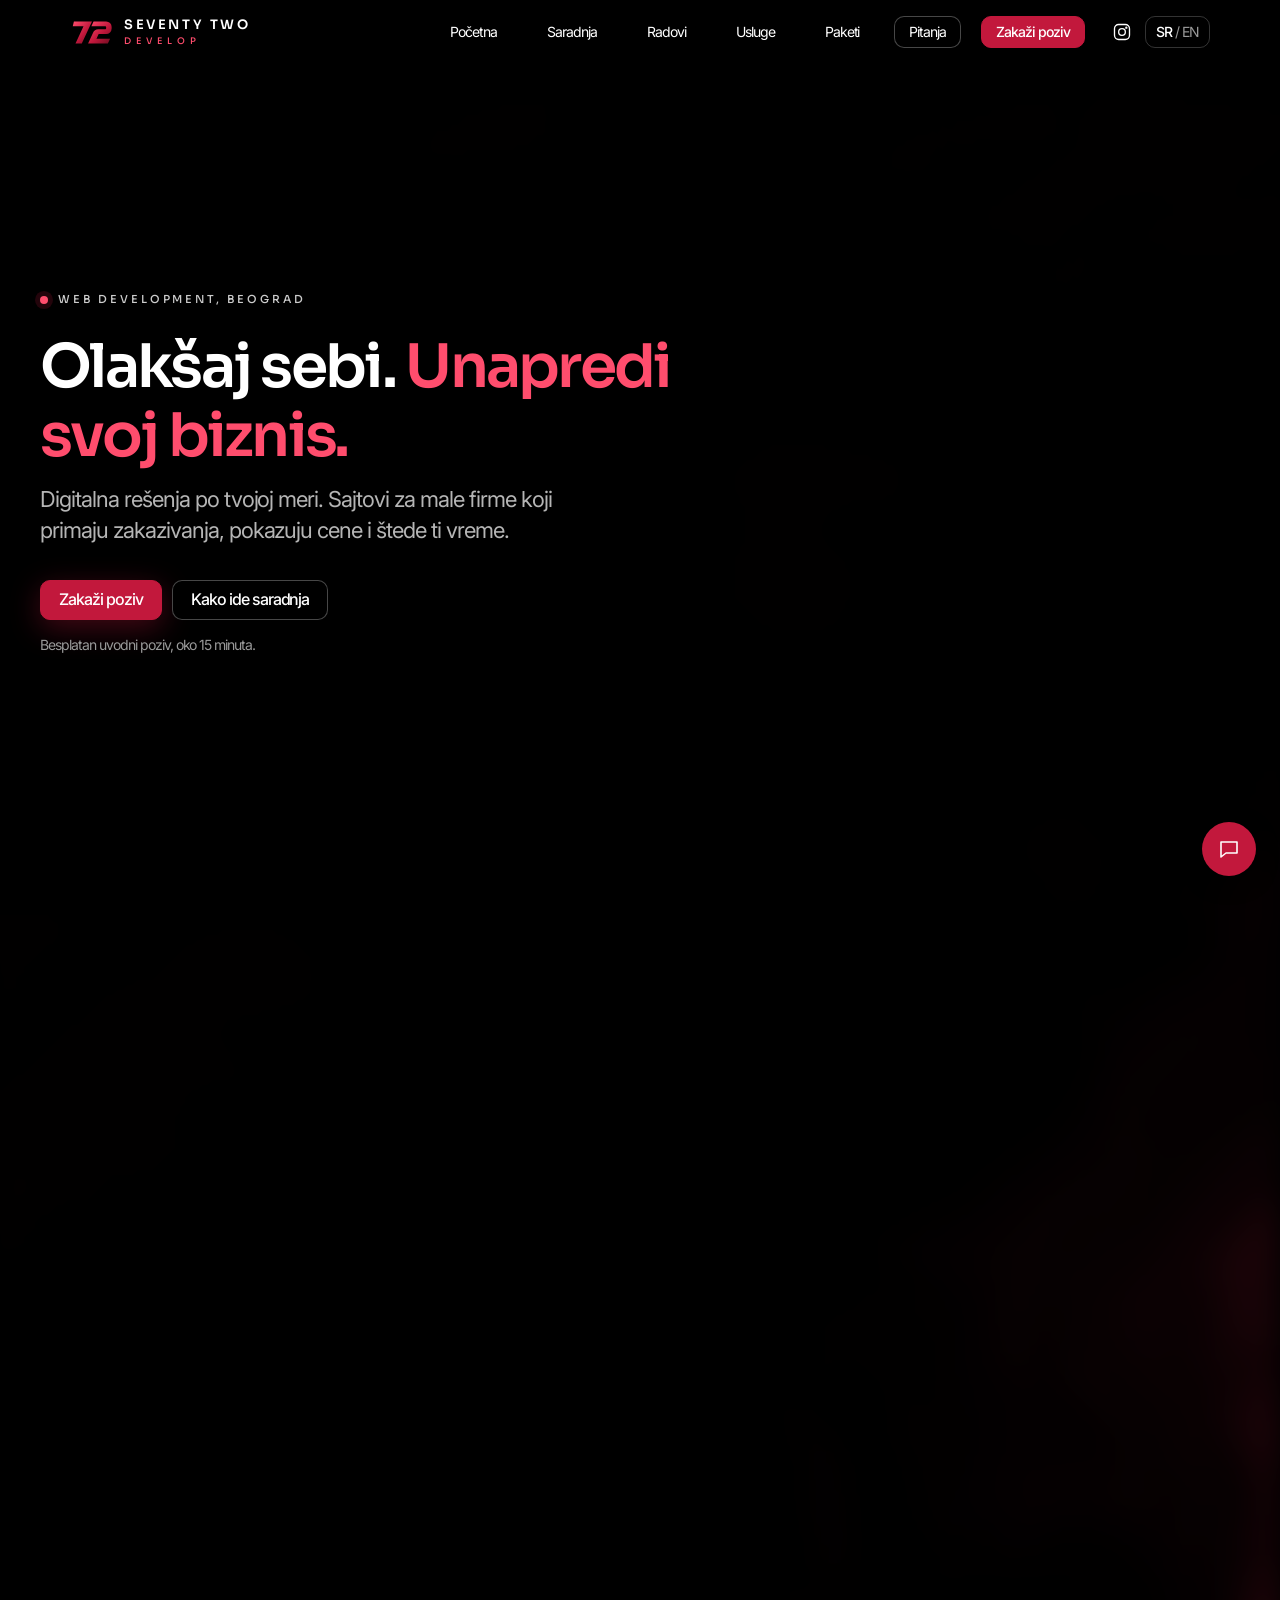
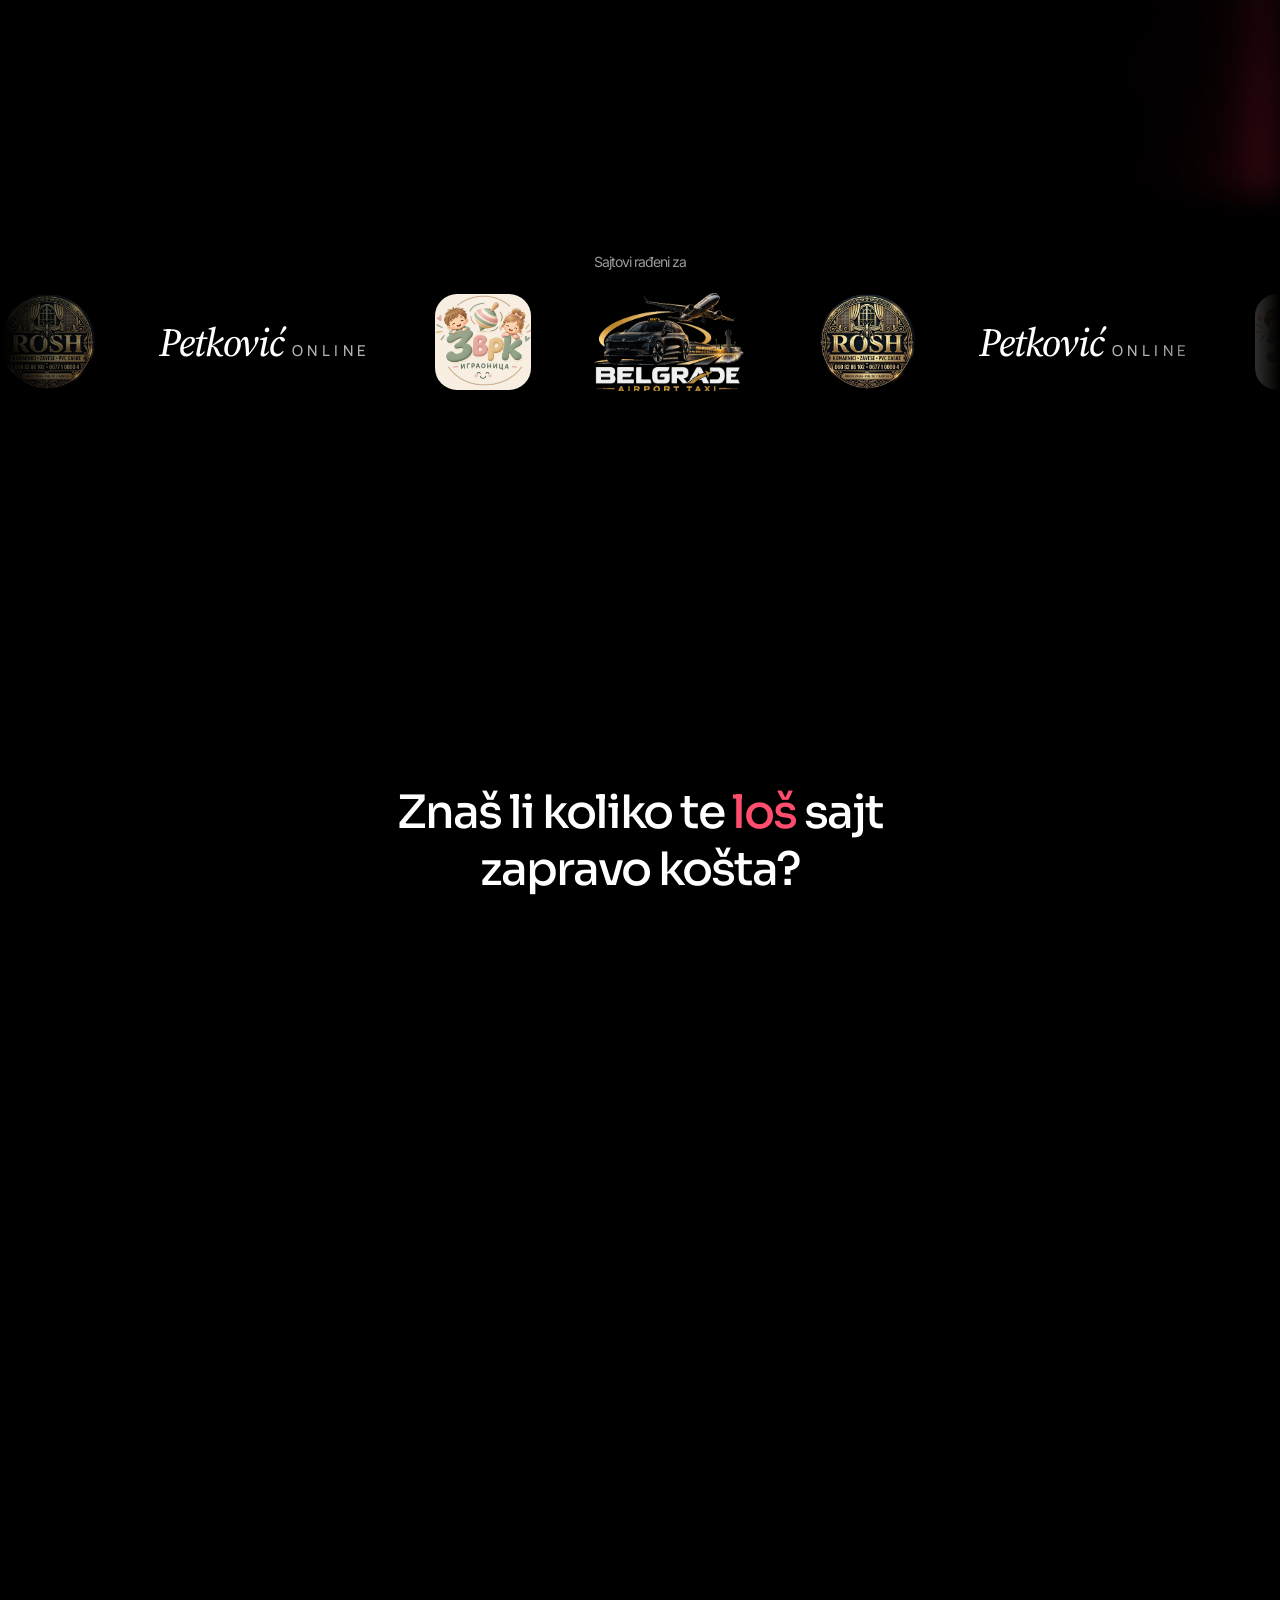
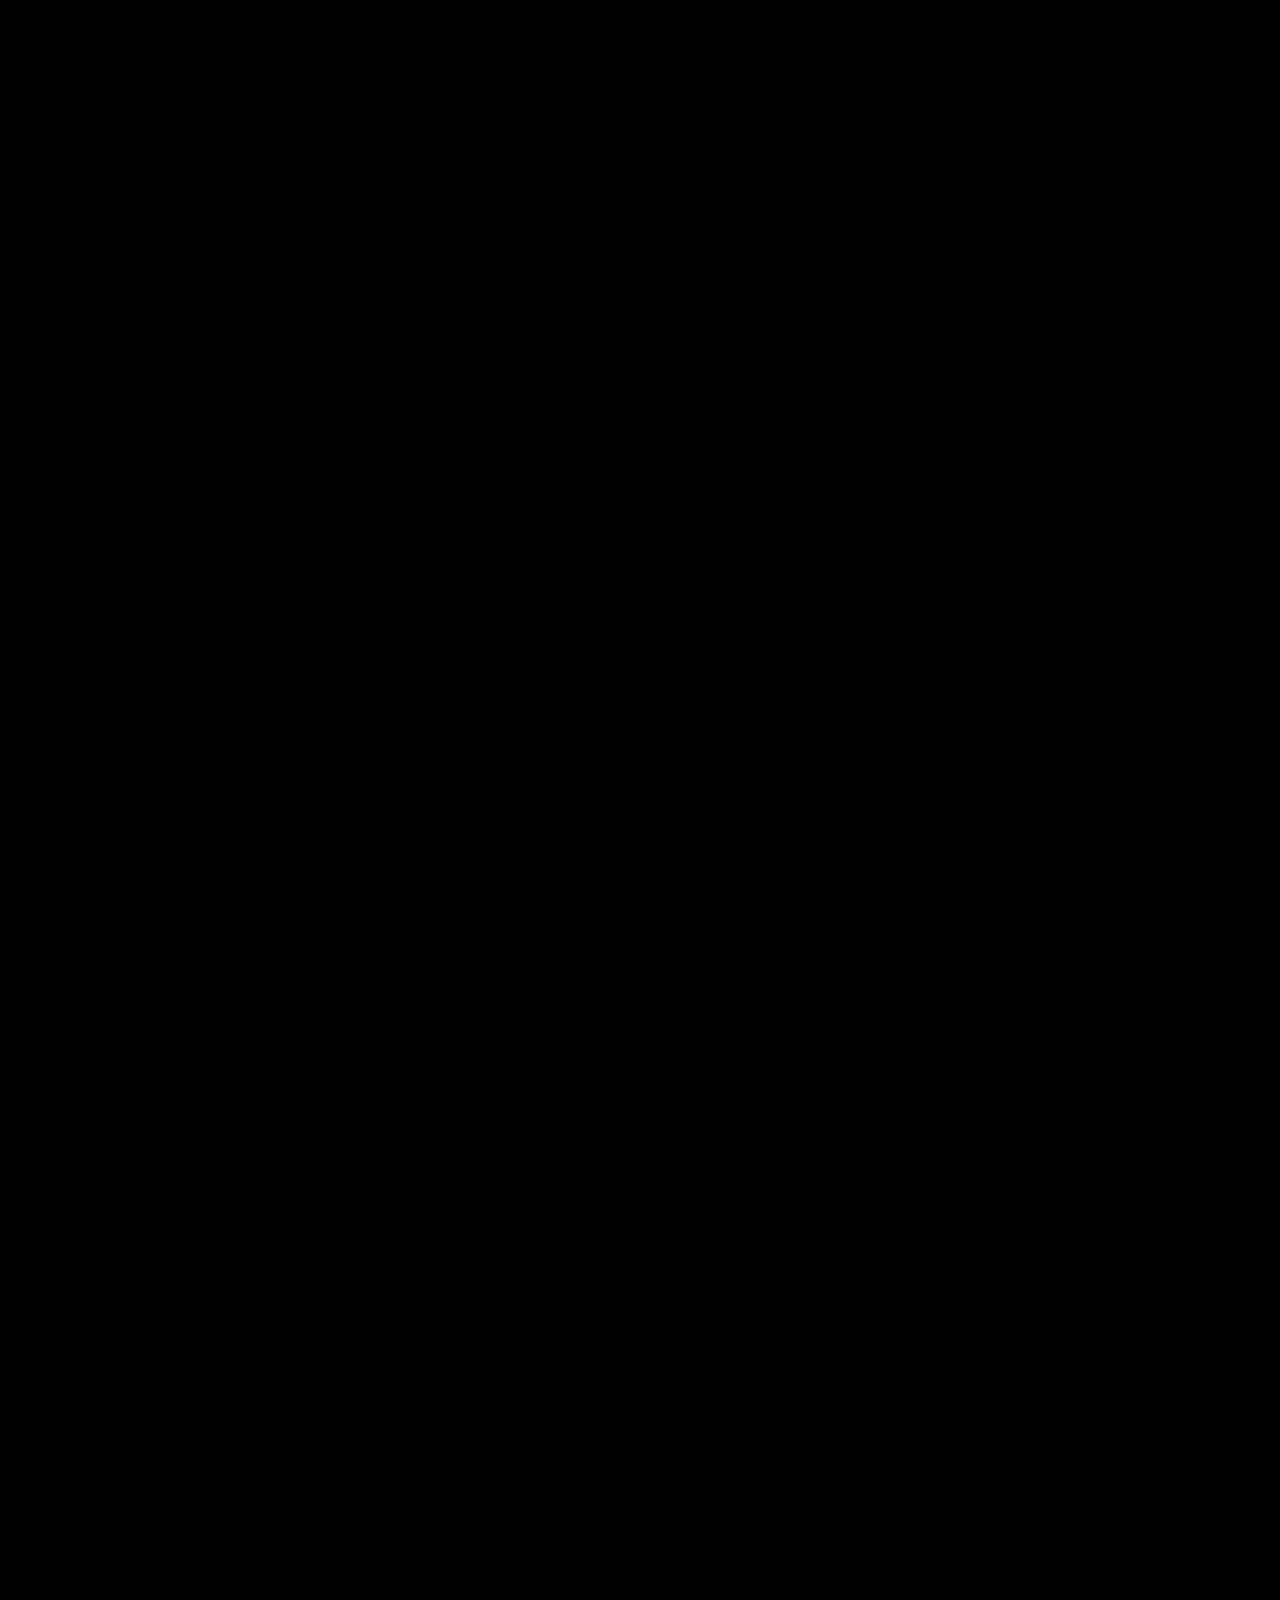
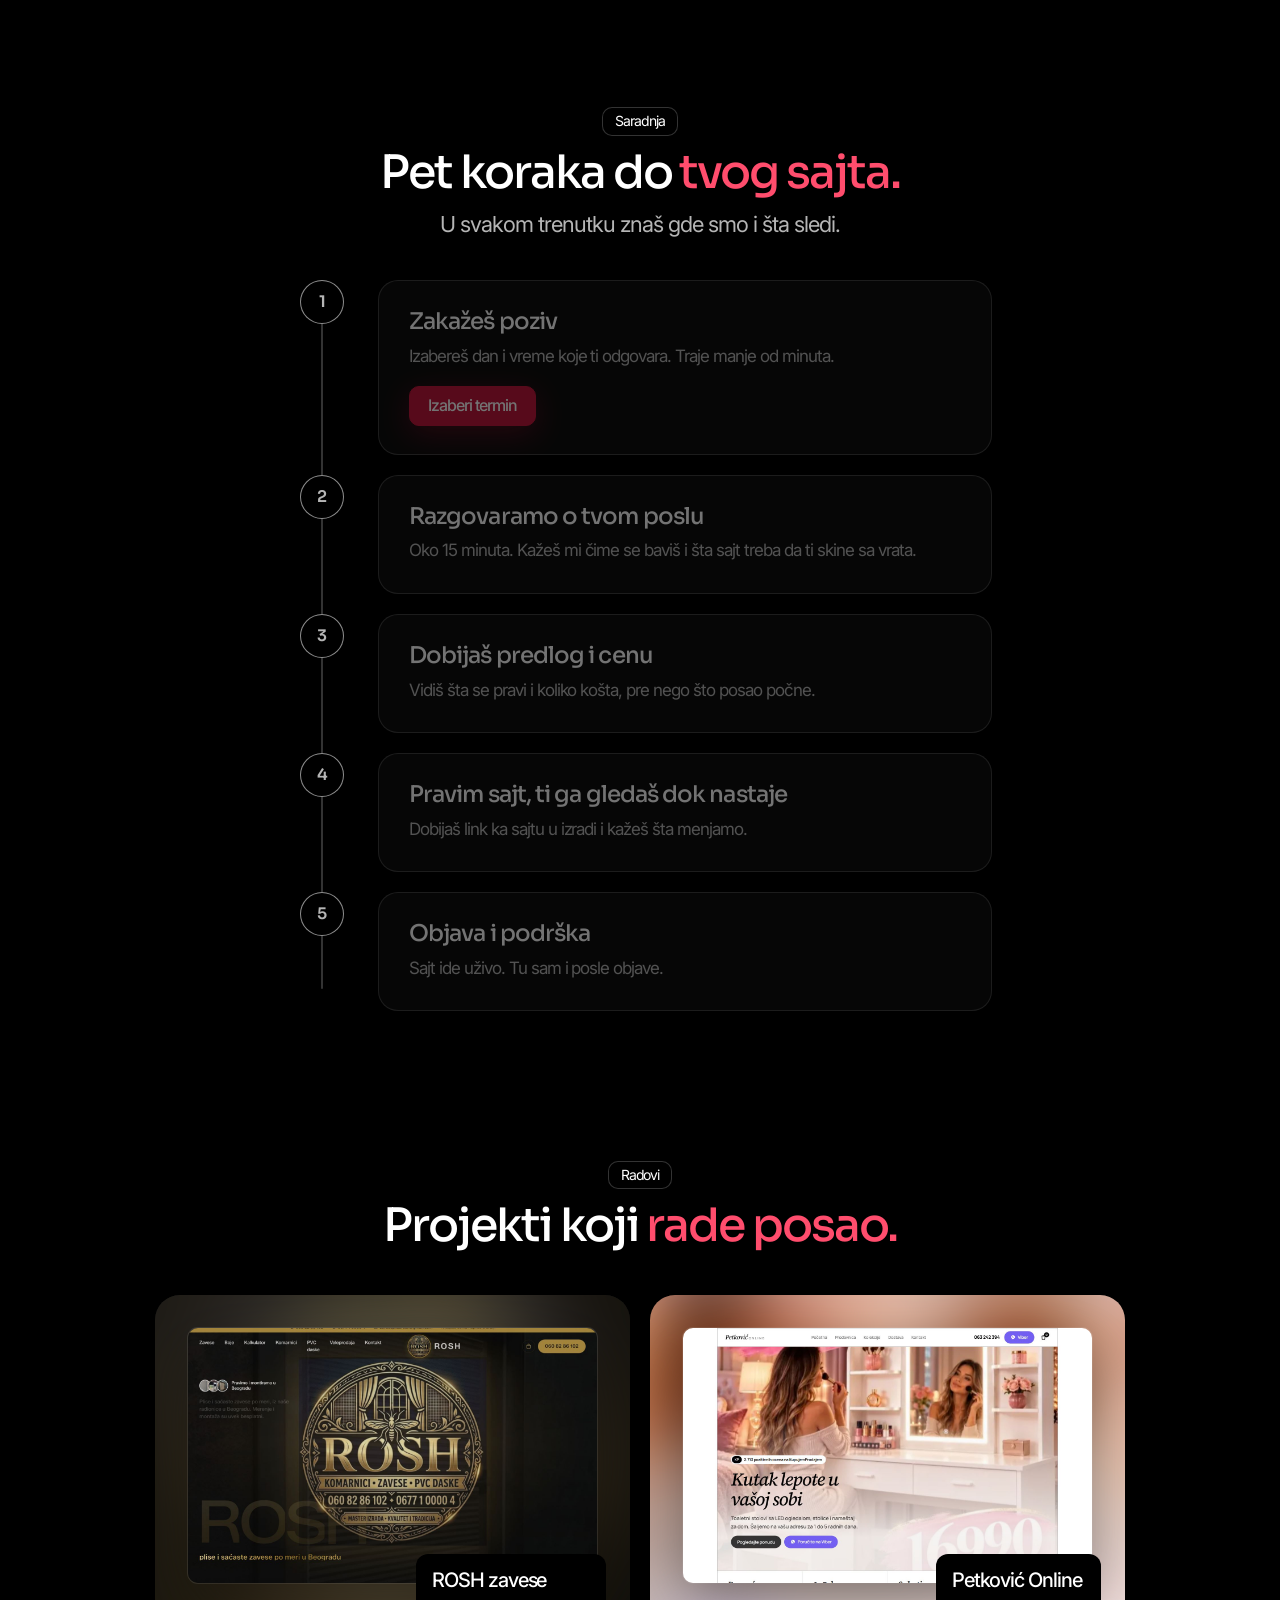
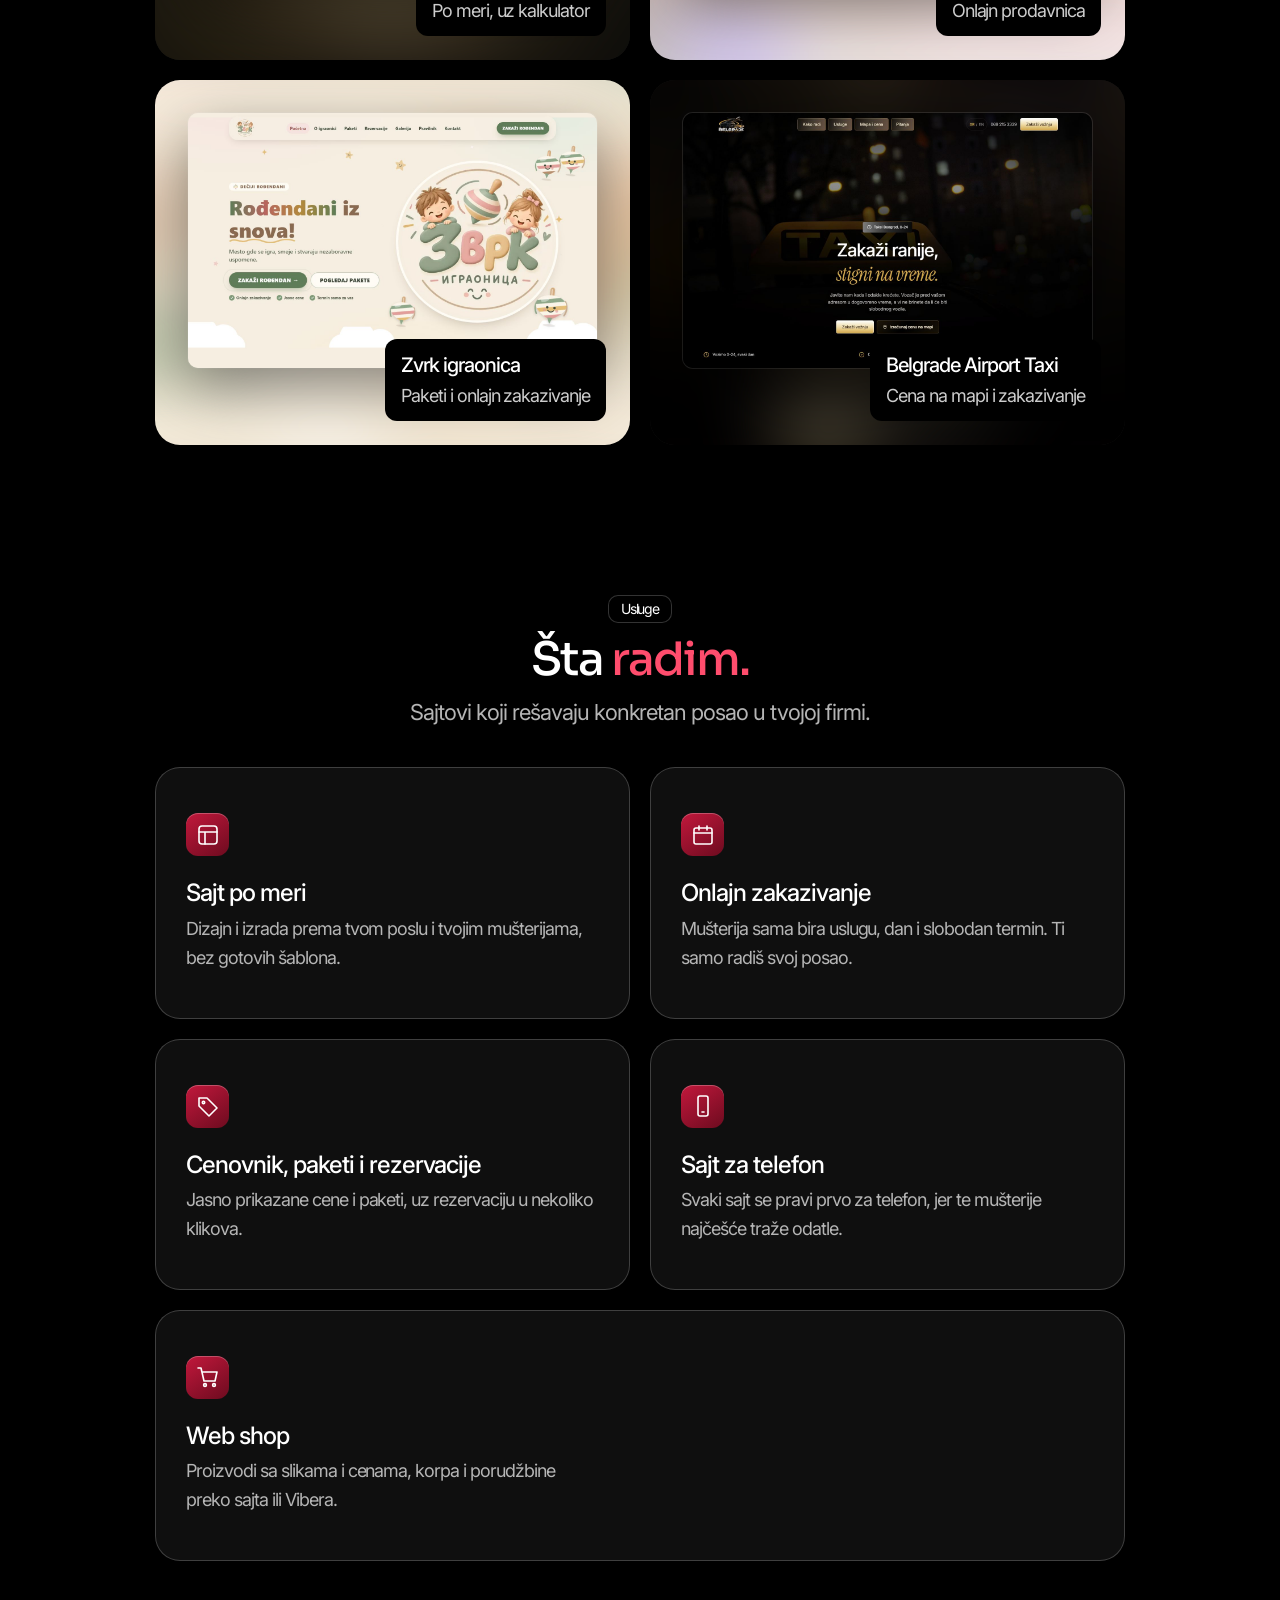
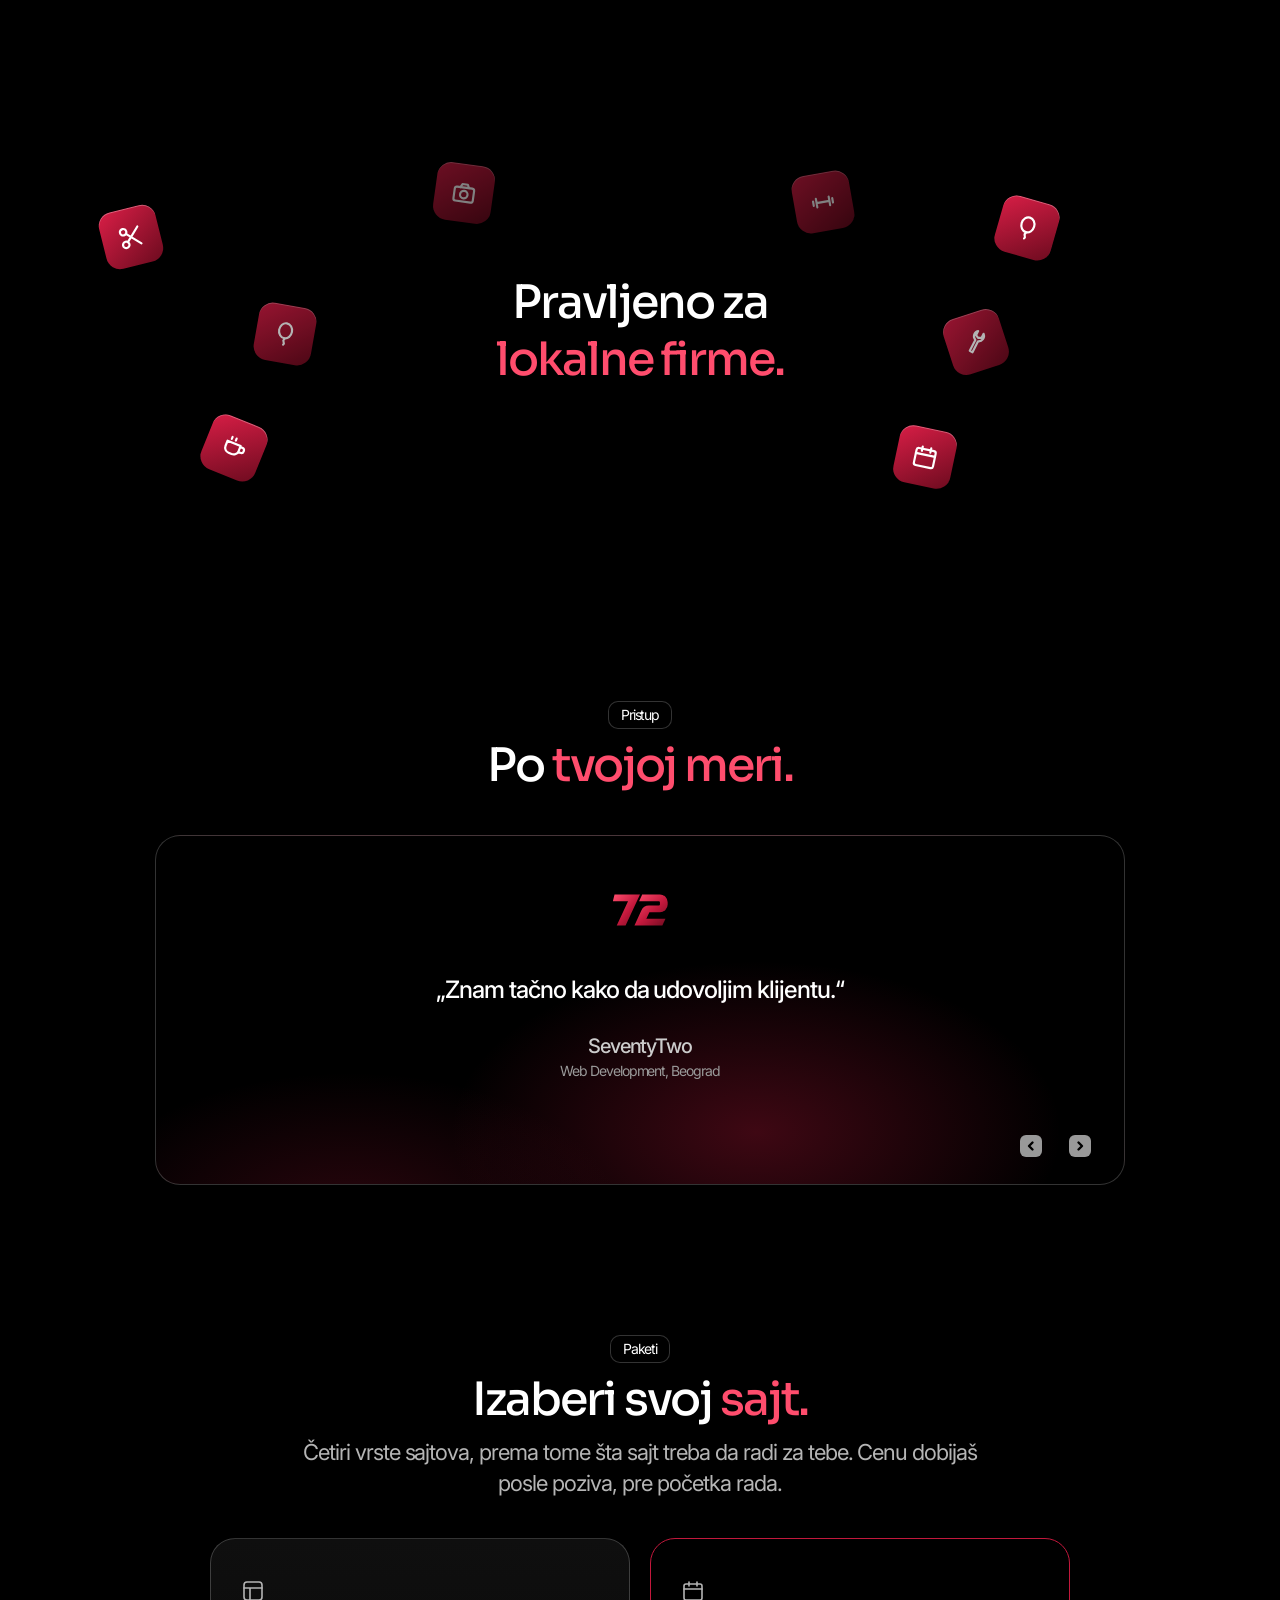
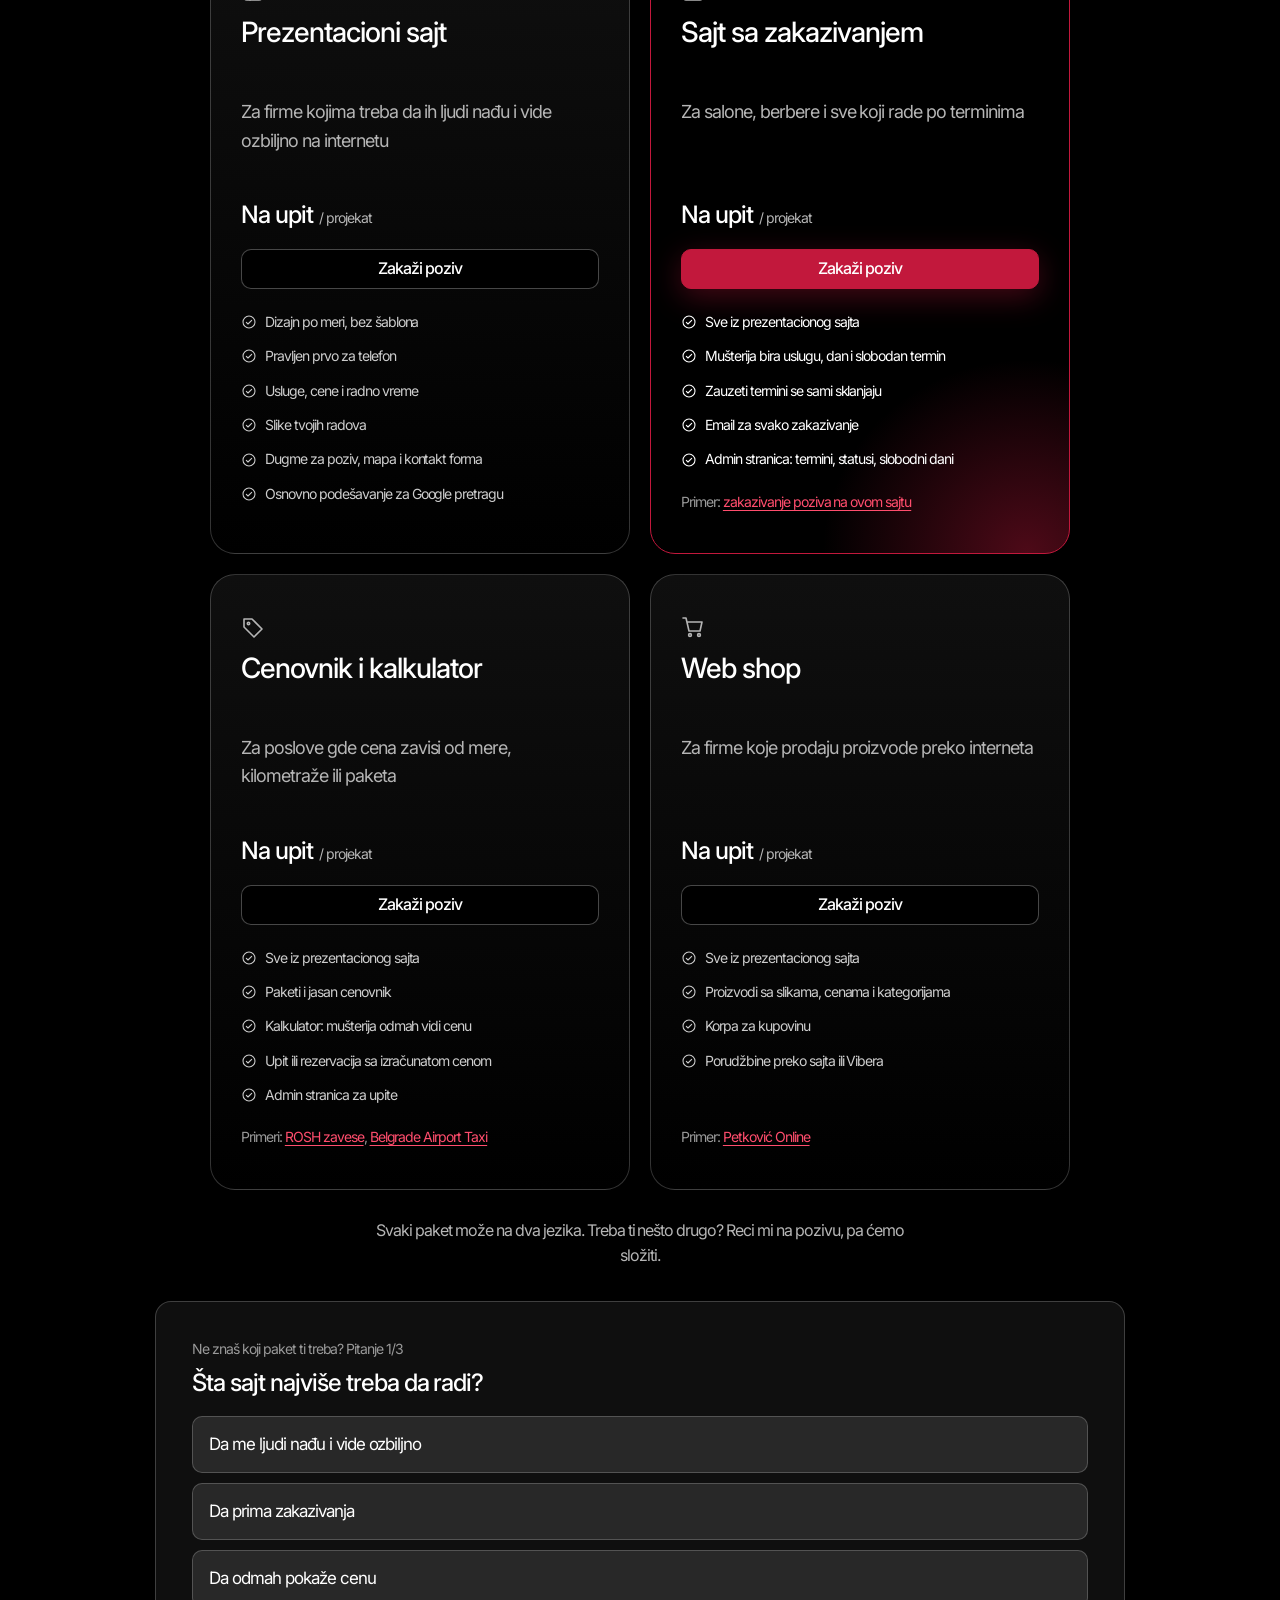
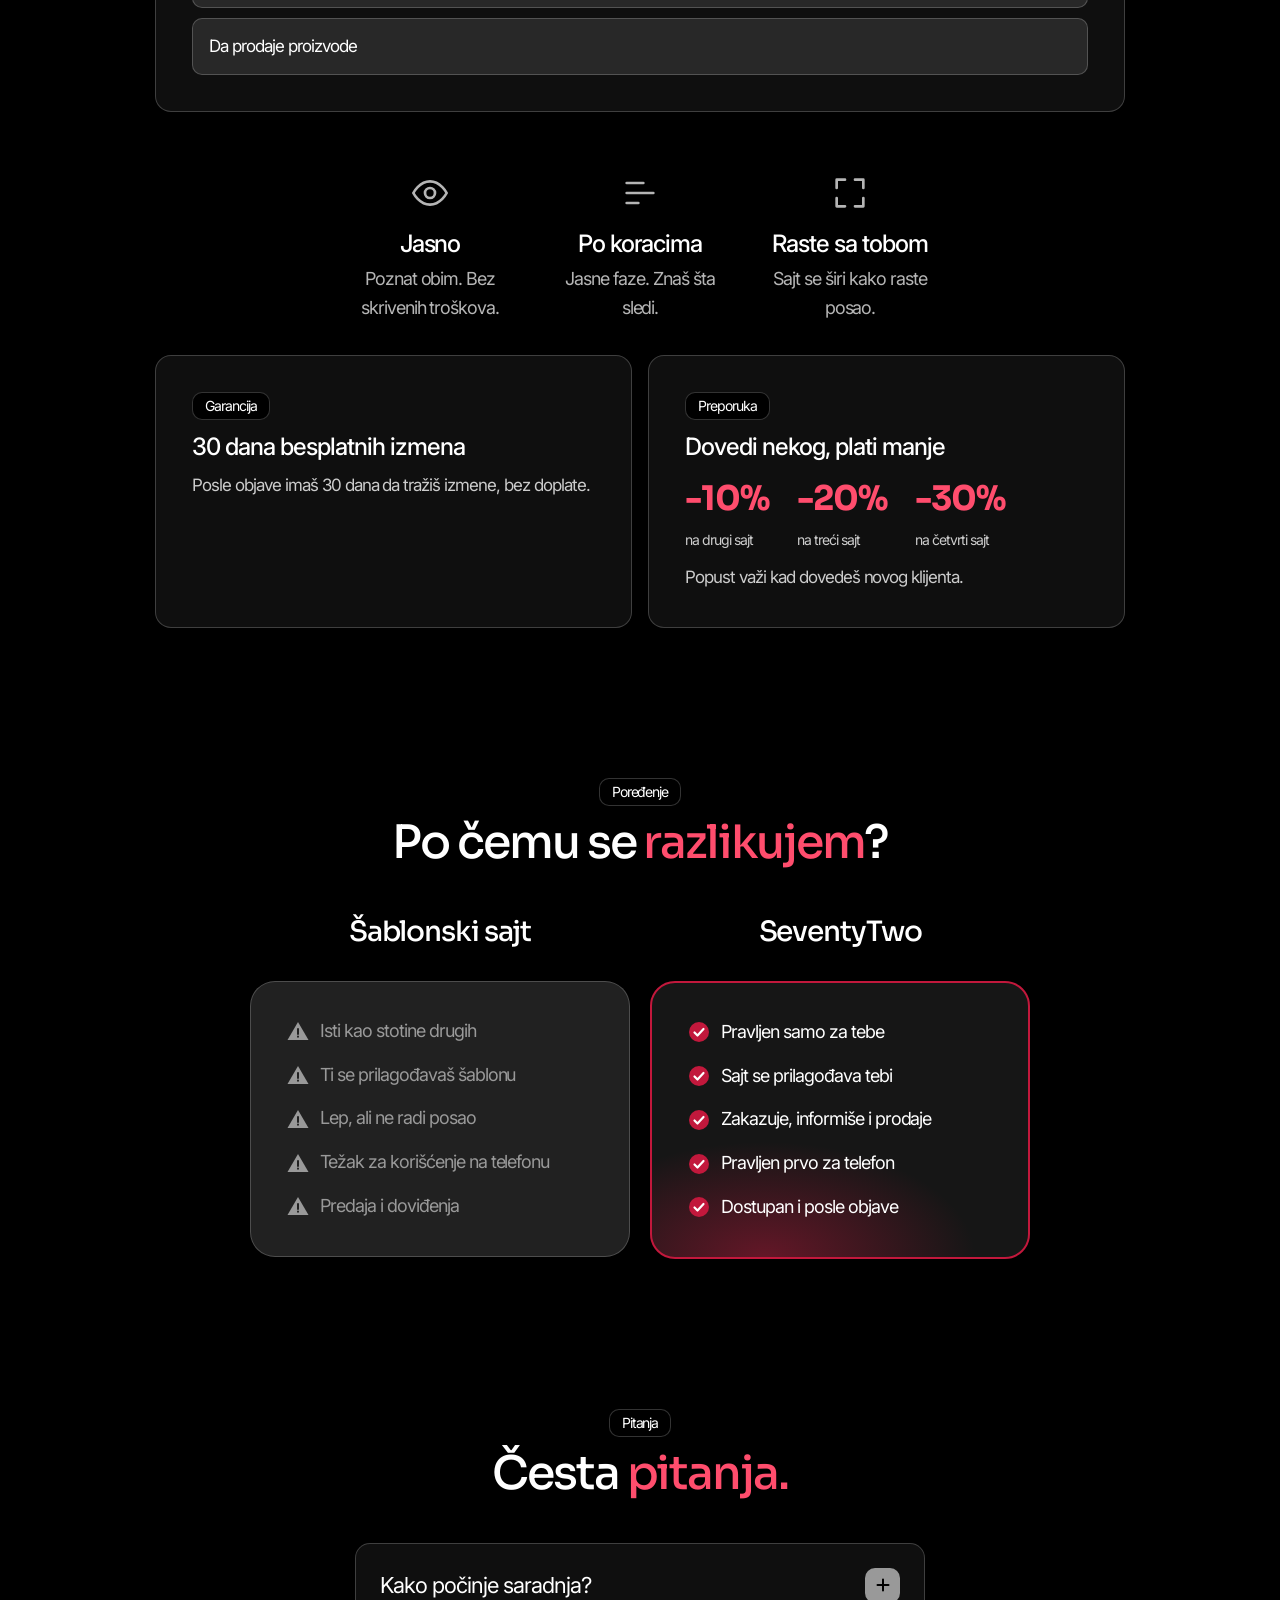
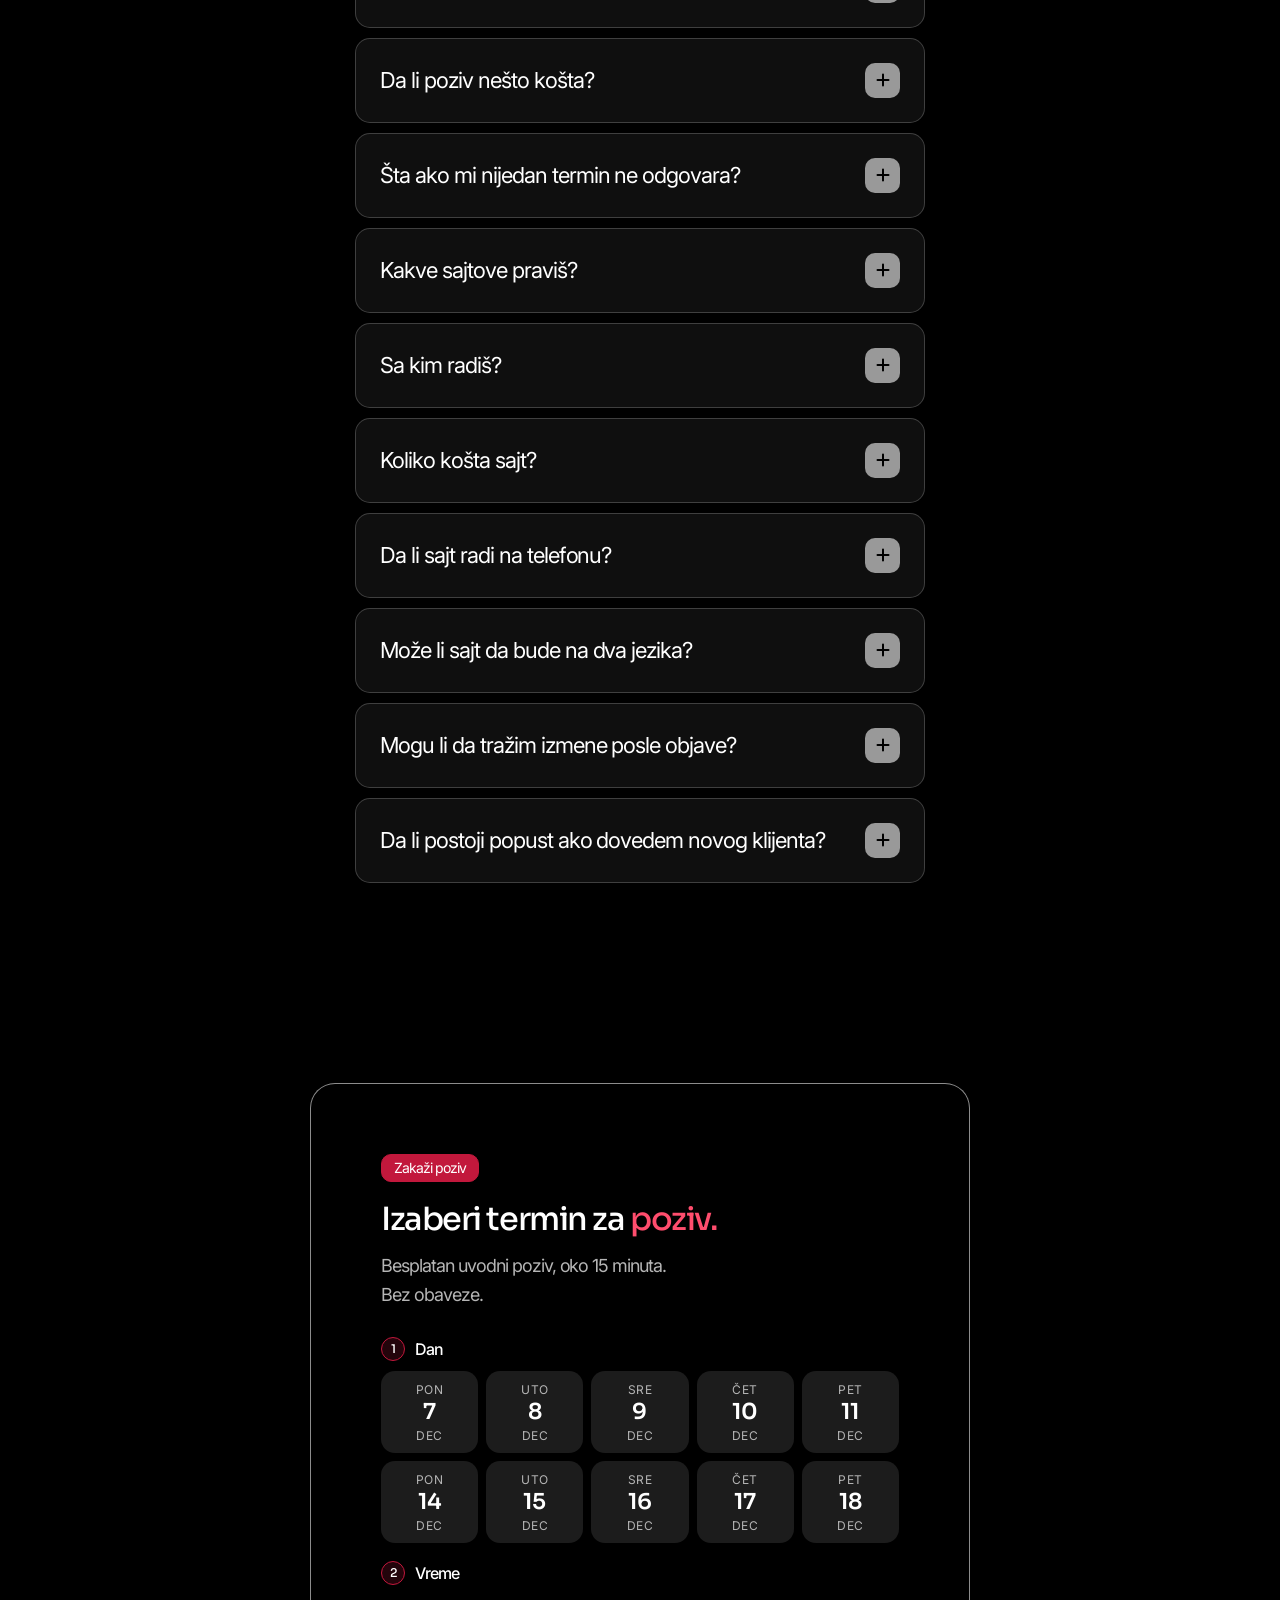
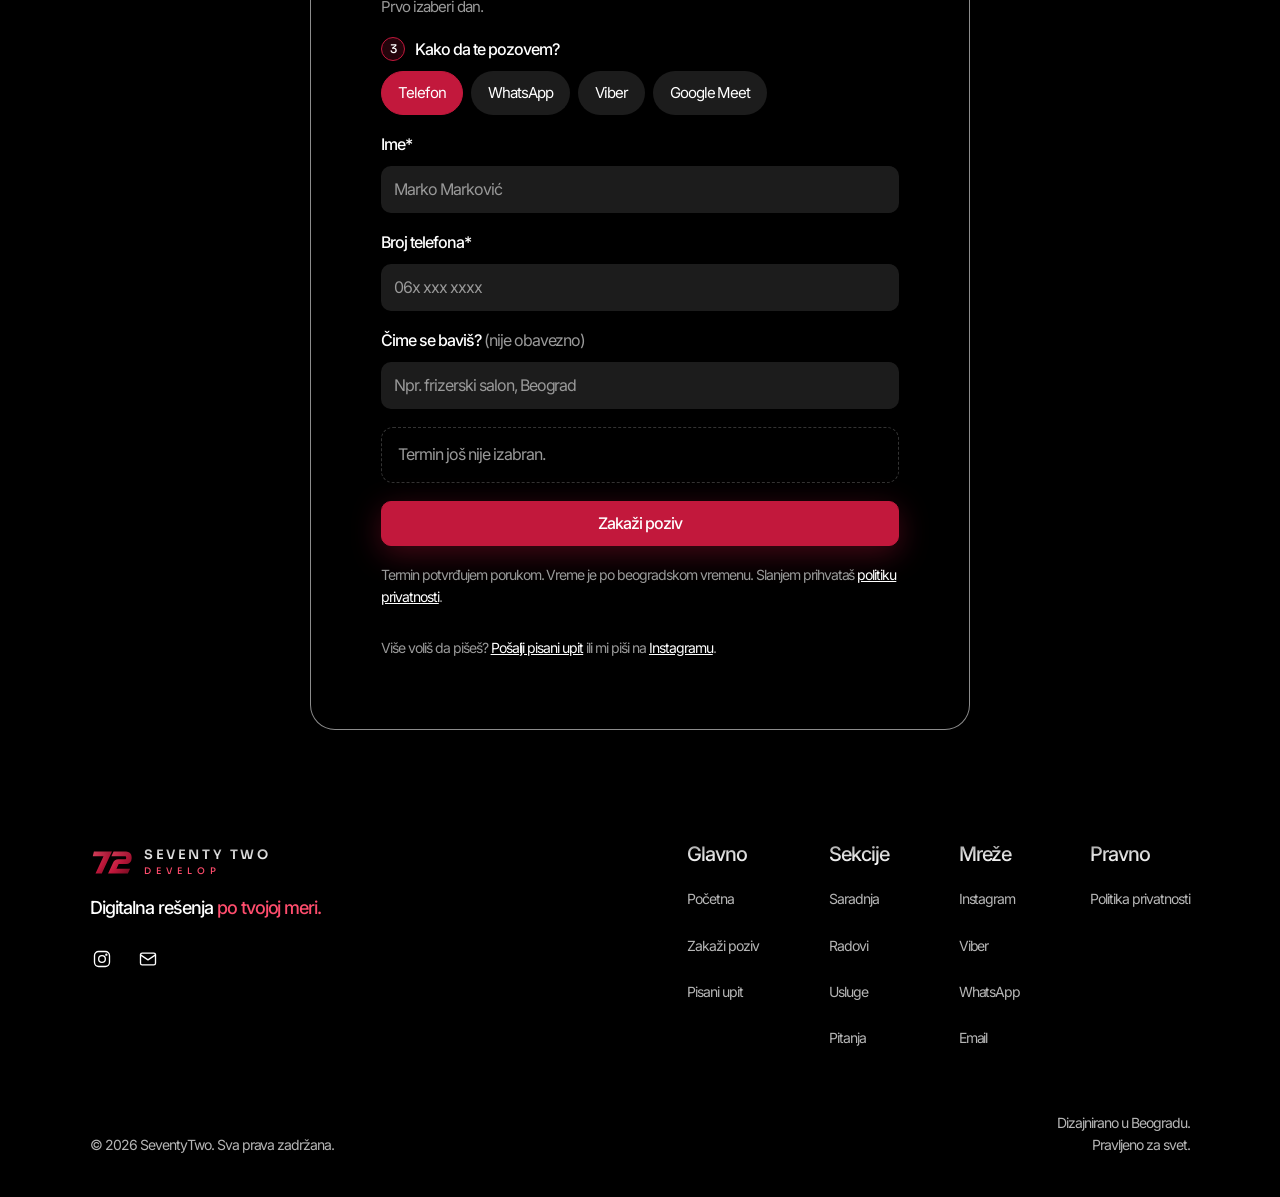
<file: index.html>
<!doctype html>
<html lang="sr" data-en-title="Website Design in Belgrade for Small Businesses | SeventyTwo" data-en-desc="Websites and web shops for small businesses in Belgrade and abroad: custom design, online booking, price lists and calculators. Book a free intro call.">
<head>
  <meta charset="utf-8">
  <meta name="viewport" content="width=device-width, initial-scale=1.0">
  <title>Izrada sajtova u Beogradu za male firme | SeventyTwo</title>
  <meta name="description" content="Izrada sajtova i web shopova za male firme u Beogradu i Srbiji: dizajn po meri, onlajn zakazivanje, cenovnik i kalkulator. Zakaži besplatan uvodni poziv.">
  <link rel="canonical" href="https://seventytwo-develop.vercel.app/">
  <meta property="og:type" content="website">
  <meta property="og:url" content="https://seventytwo-develop.vercel.app/">
  <meta property="og:title" content="Izrada sajtova u Beogradu za male firme | SeventyTwo">
  <meta property="og:description" content="Digitalna rešenja po tvojoj meri. Zakaži besplatan uvodni poziv.">
  <meta property="og:image" content="https://seventytwo-develop.vercel.app/images/og-image.png">
  <meta property="og:image:width" content="1200">
  <meta property="og:image:height" content="630">
  <meta name="twitter:card" content="summary_large_image">
  <script type="application/ld+json">{"@context":"https://schema.org","@type":"ProfessionalService","name":"SeventyTwo","description":"Izrada sajtova i web shopova za male firme.","url":"https://seventytwo-develop.vercel.app/","image":"https://seventytwo-develop.vercel.app/images/og-image.png","email":"seventytwoweb@gmail.com","address":{"@type":"PostalAddress","addressLocality":"Beograd","addressCountry":"RS"},"areaServed":"RS","sameAs":["https://www.instagram.com/seventytwodevelop/"]}</script>
  <link rel="icon" href="images/mark.svg" type="image/svg+xml">
  <link rel="preconnect" href="https://fonts.googleapis.com">
  <link rel="preconnect" href="https://fonts.gstatic.com" crossorigin>
  <link href="https://fonts.googleapis.com/css2?family=Inter:wght@400;500&family=Sora:wght@500;600&display=swap" rel="stylesheet">
  <link href="https://fonts.googleapis.com/css2?family=Manrope:wght@500&family=Source+Serif+4:ital,wght@1,500&text=Petkovi%C4%87ONLINE&display=swap" rel="stylesheet">
  <link rel="stylesheet" href="styles.css">
  <script>document.documentElement.classList.add('js');</script>
</head>
<body>

<svg width="0" height="0" style="position:absolute" aria-hidden="true">
  <defs>
    <linearGradient id="gm" x1="0" y1="0" x2="1" y2="1"><stop offset="0" stop-color="#ff4d6d"/><stop offset=".55" stop-color="#c2183c"/><stop offset="1" stop-color="#6d0b1f"/></linearGradient>
  </defs>
  <symbol id="mark" viewBox="0 0 56 34"><g fill="url(#gm)"><path d="M5 3h23L15 31H7L17.2 9H3.5z"/><path transform="translate(3 0)" d="M27 3H43a7 7 0 0 1 7 7v2a7 7 0 0 1-7 7H33.5l-2.8 6H48l-2.8 6H20l6.2-13.5a7.5 7.5 0 0 1 6.8-4.5H42a1 1 0 0 0 1-1v-2a1 1 0 0 0-1-1H24.2z"/></g></symbol>
  <symbol id="i-instagram" viewBox="0 0 24 24"><rect x="3" y="3" width="18" height="18" rx="5"/><circle cx="12" cy="12" r="4"/><circle cx="17.2" cy="6.8" r=".6"/></symbol>
  <symbol id="i-mail" viewBox="0 0 24 24"><rect x="3" y="5" width="18" height="14" rx="2"/><path d="m3 7 9 6 9-6"/></symbol>
  <symbol id="i-layout" viewBox="0 0 24 24"><rect x="3" y="3" width="18" height="18" rx="3"/><path d="M3 9h18M9 9v12"/></symbol>
  <symbol id="i-calendar" viewBox="0 0 24 24"><rect x="3" y="5" width="18" height="16" rx="2"/><path d="M3 10h18M8 3v4M16 3v4"/></symbol>
  <symbol id="i-tag" viewBox="0 0 24 24"><path d="M3 12V4h8l10 10-8 8z"/><circle cx="7.5" cy="8.5" r="1.2"/></symbol>
  <symbol id="i-chat" viewBox="0 0 24 24"><path d="M4 5h16v11H9l-5 4z"/></symbol>
  <symbol id="i-cart" viewBox="0 0 24 24"><path d="M2 3h3l3 13h11l2-9H6"/><circle cx="9" cy="20" r="1.4"/><circle cx="18" cy="20" r="1.4"/></symbol>
  <symbol id="i-phone" viewBox="0 0 24 24"><rect x="7" y="2" width="10" height="20" rx="2"/><path d="M11 18h2"/></symbol>
  <symbol id="i-eye" viewBox="0 0 24 24"><path d="M2 12s3.6-7 10-7 10 7 10 7-3.6 7-10 7S2 12 2 12z"/><circle cx="12" cy="12" r="3"/></symbol>
  <symbol id="i-heart" viewBox="0 0 24 24"><path d="M12 20s-7-4.4-7-10a4 4 0 0 1 7-2.5A4 4 0 0 1 19 10c0 5.6-7 10-7 10z"/></symbol>
  <symbol id="i-user" viewBox="0 0 24 24"><circle cx="12" cy="8" r="4"/><path d="M4 21c0-4 4-6 8-6s8 2 8 6"/></symbol>
  <symbol id="i-trend" viewBox="0 0 24 24"><path d="m3 17 6-6 4 4 8-8M15 7h6v6"/></symbol>
  <symbol id="i-steps" viewBox="0 0 24 24"><path d="M4 6h10M4 12h16M4 18h7"/></symbol>
  <symbol id="i-expand" viewBox="0 0 24 24"><path d="M4 9V4h5M20 9V4h-5M4 15v5h5M20 15v5h-5"/></symbol>
  <symbol id="i-check" viewBox="0 0 24 24"><circle cx="12" cy="12" r="9"/><path d="m8 12.5 2.5 2.5L16 9.5"/></symbol>
  <symbol id="i-x" viewBox="0 0 24 24"><circle cx="12" cy="12" r="9"/><path d="m9 9 6 6M15 9l-6 6"/></symbol>
  <symbol id="i-warn" viewBox="0 0 24 24"><path d="M12 3 22.5 21h-21z"/><path d="M12 10v5M12 17.6v.2" stroke="#212121" stroke-width="2" stroke-linecap="round" fill="none"/></symbol>
  <symbol id="i-checkf" viewBox="0 0 24 24"><circle cx="12" cy="12" r="10"/><path d="m7.5 12.5 3 3L16.5 9" stroke="#fff" stroke-width="2.2" stroke-linecap="round" stroke-linejoin="round" fill="none"/></symbol>
  <symbol id="i-layers" viewBox="0 0 24 24"><path d="M12 3 2 8l10 5 10-5zM2 13l10 5 10-5"/></symbol>
  <symbol id="i-flame" viewBox="0 0 24 24"><path d="M12 3c1 3 5 5 5 10a5 5 0 0 1-10 0c0-2 1-3 2-4 0 2 1 3 2 3 0-3-1-5 1-9z"/></symbol>
  <symbol id="i-scissors" viewBox="0 0 24 24"><circle cx="6" cy="6" r="3"/><circle cx="6" cy="18" r="3"/><path d="M8.1 8.1 20 20M8.1 15.9 20 4"/></symbol>
  <symbol id="i-balloon" viewBox="0 0 24 24"><ellipse cx="12" cy="9" rx="6" ry="7"/><path d="M12 16v1c-2 2 2 3 0 5"/></symbol>
  <symbol id="i-cup" viewBox="0 0 24 24"><path d="M4 8h13v5a5 5 0 0 1-5 5H9a5 5 0 0 1-5-5zM17 9h2a2 2 0 0 1 0 5h-2M7 3v2M11 3v2"/></symbol>
  <symbol id="i-wrench" viewBox="0 0 24 24"><path d="M21 7a5 5 0 0 1-7 5l-8 8-2-2 8-8a5 5 0 0 1 5-7l-3 3 1 3 3 1z"/></symbol>
  <symbol id="i-camera" viewBox="0 0 24 24"><rect x="3" y="7" width="18" height="13" rx="2"/><circle cx="12" cy="13.5" r="3.5"/><path d="m8 7 1.5-3h5L16 7"/></symbol>
  <symbol id="i-dumbbell" viewBox="0 0 24 24"><path d="M6 8v8M3 10v4M18 8v8M21 10v4M6 12h12"/></symbol>
  <symbol id="i-lock" viewBox="0 0 24 24"><rect x="5" y="11" width="14" height="9" rx="2"/><path d="M8 11V8a4 4 0 0 1 8 0v3"/></symbol>
  <symbol id="i-left" viewBox="0 0 12 12"><path d="M7.5 2.5 4 6l3.5 3.5"/></symbol>
  <symbol id="i-right" viewBox="0 0 12 12"><path d="M4.5 2.5 8 6 4.5 9.5"/></symbol>
  <symbol id="i-plus" viewBox="0 0 14 14"><path d="M7 1.5v11M1.5 7h11"/></symbol>
</svg>

<header class="header" id="header">
  <div class="header-in">
    <a class="brand" href="#top" aria-label="SeventyTwo Develop, početna"><svg class="brand-mark" viewBox="0 0 56 34" aria-hidden="true"><use href="#mark"/></svg><span class="brand-text"><b>Seventy Two</b><i>Develop</i></span></a>
    <button class="nav-toggle" id="navToggle" aria-label="Meni" aria-expanded="false" aria-controls="nav"><span></span><span></span></button>
    <nav class="nav" id="nav" aria-label="Glavna navigacija">
      <a href="#top" class="is-active" data-spy="top" data-en="Home">Početna</a>
      <a href="#saradnja" data-spy="saradnja" data-en="How it works">Saradnja</a>
      <a href="#radovi" data-spy="radovi" data-en="Work">Radovi</a>
      <a href="#usluge" data-spy="usluge" data-en="Services">Usluge</a>
      <a href="#cene" data-spy="cene" data-en="Packages">Paketi</a>
      <a href="#pitanja" data-spy="pitanja" data-en="FAQ">Pitanja</a>
      <a href="#poziv" class="nav-cta" data-en="Book a call">Zakaži poziv</a>
      <div class="nav-icons">
        <a class="nav-icon" href="https://www.instagram.com/seventytwodevelop/" target="_blank" rel="noopener" aria-label="Instagram"><svg class="icon"><use href="#i-instagram"/></svg></a>
        <button class="lang" id="langToggle" type="button" aria-label="Promeni jezik / Change language"><b>SR</b><span>&nbsp;/ EN</span></button>
      </div>
    </nav>
  </div>
</header>

<main id="top">

  <!-- HERO -->
  <section class="hero">
    <div class="smoke" data-smoke="hero"></div>
    <div class="hero-top">
    <div class="hero-in">
      <p class="kicker" data-reveal><i></i><span>Web Development, Beograd</span></p>
      <h1 class="h1" data-reveal data-en="Make it easier. <em>Grow your business.</em>">Olakšaj sebi. <em>Unapredi svoj biznis.</em></h1>
      <p class="lead" data-reveal data-en="Digital solutions made to fit you. Websites for small businesses that take bookings, show your prices and save you time.">Digitalna rešenja po tvojoj meri. Sajtovi za male firme koji primaju zakazivanja, pokazuju cene i štede ti vreme.</p>
      <div class="hero-cta" data-reveal>
        <a class="btn btn--primary" href="#poziv" data-en="Book a call">Zakaži poziv</a>
        <a class="btn" href="#saradnja" data-en="See how it works">Kako ide saradnja</a>
      </div>
      <p class="hero-note" data-reveal data-en="Free intro call, about 15 minutes.">Besplatan uvodni poziv, oko 15 minuta.</p>
    </div>
    <!-- Asta sa strane: siva pozadina videa se u CSS-u utapa u crnu, pa ostaje samo lik koji lebdi -->
    <div class="hero-asta" aria-hidden="true">
      <video class="hero-video" src="images/hero-asta.mp4#t=0.1" autoplay muted loop playsinline preload="auto" disablepictureinpicture disableremoteplayback tabindex="-1"></video>
    </div>
    </div>

    <div class="mock" id="mock" data-reveal>
      <div class="mock-bar">
        <div class="mock-dots" aria-hidden="true"><i></i><i></i><i></i></div>
        <div class="mock-url"><svg class="icon"><use href="#i-lock"/></svg><span id="mockUrl">zavesepliserosh.rs</span></div>
      </div>
      <div class="mock-tabs" role="tablist" aria-label="Izabrani radovi">
        <span class="mock-tabs-label" data-en="Selected work">Izabrani radovi</span>
        <button class="mock-tab is-active" role="tab" aria-selected="true" data-slide="0" data-url="zavesepliserosh.rs" style="--dot:#c9a24a">ROSH zavese</button>
        <button class="mock-tab" role="tab" aria-selected="false" data-slide="1" data-url="petkovic-online.rs" style="--dot:#7c5cf0">Petković Online</button>
        <button class="mock-tab" role="tab" aria-selected="false" data-slide="2" data-url="carobna-igraonica.netlify.app" style="--dot:#5f8a62">Zvrk igraonica</button>
        <button class="mock-tab" role="tab" aria-selected="false" data-slide="3" data-url="marko-taxi.vercel.app" style="--dot:#d4a94a">Belgrade Airport Taxi</button>
      </div>
      <div class="mock-view">
        <div class="mock-slide is-active">
          <img src="images/rad-rosh-zavese.jpg" alt="Početna strana sajta ROSH sa zlatnim znakom radionice za zavese, komarnike i PVC daske" width="1440" height="900">
          <div class="mock-case">
            <h2>ROSH zavese</h2>
            <p data-en="A website for a Belgrade workshop: pleated and honeycomb blinds made to measure, insect screens and PVC window sills, with a price calculator.">Sajt za radionicu iz Beograda: plise i saćaste zavese po meri, komarnici i PVC daske, uz kalkulator cene.</p>
            <a class="btn-glass" href="https://www.zavesepliserosh.rs/" target="_blank" rel="noopener" data-en="Visit the site">Pogledaj sajt</a>
          </div>
        </div>
        <div class="mock-slide">
          <img src="images/rad-petkovic-online.jpg" alt="Početna strana prodavnice Petković Online sa toaletnim stolom i LED ogledalom" width="1440" height="900" loading="lazy">
          <div class="mock-case">
            <h2>Petković Online</h2>
            <p data-en="An online shop for vanity tables with LED mirrors, chairs and furniture, with a cart and ordering over Viber.">Onlajn prodavnica toaletnih stolova sa LED ogledalom, stolica i nameštaja, sa korpom i porudžbinom preko Vibera.</p>
            <a class="btn-glass" href="https://petkovic-online.rs/" target="_blank" rel="noopener" data-en="Visit the site">Pogledaj sajt</a>
          </div>
        </div>
        <div class="mock-slide">
          <img src="images/rad-zvrk-igraonica.jpg" alt="Početna strana sajta Zvrk igraonica sa naslovom Rođendani iz snova i znakom igraonice" width="1440" height="900" loading="lazy">
          <div class="mock-case">
            <h2>Zvrk igraonica</h2>
            <p data-en="A website for a children's playroom: pick a birthday package, a date and a time slot and book the party online.">Sajt za dečiju igraonicu: roditelji biraju rođendanski paket, datum i termin i zakazuju proslavu onlajn.</p>
            <a class="btn-glass" href="https://carobna-igraonica.netlify.app/" target="_blank" rel="noopener" data-en="Visit the site">Pogledaj sajt</a>
          </div>
        </div>
        <div class="mock-slide">
          <img src="images/rad-belgrade-airport-taxi.jpg" alt="Početna strana sajta Belgrade Airport Taxi sa naslovom Zakaži ranije, stigni na vreme" width="1440" height="900" loading="lazy">
          <div class="mock-case">
            <h2>Belgrade Airport Taxi</h2>
            <p data-en="A taxi website with a price calculator on the map, ride booking and an admin page, in Serbian and English.">Sajt za taksi sa kalkulatorom cene na mapi, zakazivanjem vožnje i admin stranicom, na srpskom i engleskom.</p>
            <a class="btn-glass" href="https://marko-taxi.vercel.app/" target="_blank" rel="noopener" data-en="Visit the site">Pogledaj sajt</a>
          </div>
        </div>
      </div>
    </div>
  </section>

  <!-- PROOF -->
  <section class="proof" aria-label="Klijenti i činjenice">
    <p class="proof-label" data-reveal data-en="Websites made for">Sajtovi rađeni za</p>
    <div class="marquee" id="marquee" data-reveal>
      <div class="marquee-track">
        <div class="marquee-group">
          <a href="https://www.zavesepliserosh.rs/" target="_blank" rel="noopener"><img class="logo-round" src="images/klijenti/rosh.jpg" alt="ROSH zavese" width="600" height="604" loading="lazy"></a>
          <a class="marquee-text" href="https://petkovic-online.rs/" target="_blank" rel="noopener">Petković<small>online</small></a>
          <a href="https://carobna-igraonica.netlify.app/" target="_blank" rel="noopener"><img class="logo-soft" src="images/klijenti/zvrk.webp" alt="Zvrk igraonica" width="720" height="720" loading="lazy"></a>
          <a href="https://marko-taxi.vercel.app/" target="_blank" rel="noopener"><img class="logo-cut" src="images/klijenti/taxi.png" alt="Belgrade Airport Taxi" width="480" height="320" loading="lazy"></a>
        </div>
      </div>
    </div>
  </section>

  <!-- COST -->
  <section class="cost" id="cost" aria-labelledby="costTitle">
    <div class="cost-sticky">
      <h2 class="h2" id="costTitle" data-en="Do you know what a <em>weak</em> website really costs you?">Znaš li koliko te <em>loš</em> sajt zapravo košta?</h2>
    </div>
    <ul class="cost-pills">
      <li class="pill"><svg class="icon"><use href="#i-eye"/></svg><span data-en="Customers who go to a competitor.">Mušterije koje odu kod konkurencije.</span></li>
      <li class="pill"><svg class="icon"><use href="#i-heart"/></svg><span data-en="Calls you have no time to answer.">Pozivi na koje ne stižeš da odgovoriš.</span></li>
      <li class="pill"><svg class="icon"><use href="#i-user"/></svg><span data-en="Time slots that stay empty.">Termini koji ostanu prazni.</span></li>
      <li class="pill"><svg class="icon"><use href="#i-trend"/></svg><span data-en="A business that grows slower than it could.">Posao koji ne raste koliko može.</span></li>
    </ul>
  </section>

  <!-- STEPS TO WORKING TOGETHER -->
  <section class="section" id="saradnja">
    <div class="wrap">
      <div class="section-head" data-reveal>
        <span class="tag" data-en="How it works">Saradnja</span>
        <h2 class="h2" data-en="Five steps to <em>your website.</em>">Pet koraka do <em>tvog sajta.</em></h2>
        <p class="lead" data-en="You always know where we are and what comes next.">U svakom trenutku znaš gde smo i šta sledi.</p>
      </div>
      <ol class="flow" id="flow">
        <li class="flow-step">
          <span class="flow-num" aria-hidden="true">1</span>
          <div class="flow-body">
            <h3 data-en="You book a call">Zakažeš poziv</h3>
            <p data-en="Pick a day and a time that suit you. It takes less than a minute.">Izabereš dan i vreme koje ti odgovara. Traje manje od minuta.</p>
            <a class="btn btn--primary" href="#poziv" data-en="Pick a time">Izaberi termin</a>
          </div>
        </li>
        <li class="flow-step">
          <span class="flow-num" aria-hidden="true">2</span>
          <div class="flow-body">
            <h3 data-en="We talk about your business">Razgovaramo o tvom poslu</h3>
            <p data-en="About 15 minutes. You tell me what you do and what the website should take off your hands.">Oko 15 minuta. Kažeš mi čime se baviš i šta sajt treba da ti skine sa vrata.</p>
          </div>
        </li>
        <li class="flow-step">
          <span class="flow-num" aria-hidden="true">3</span>
          <div class="flow-body">
            <h3 data-en="You get a proposal and a price">Dobijaš predlog i cenu</h3>
            <p data-en="You see what gets built and what it costs, before any work starts.">Vidiš šta se pravi i koliko košta, pre nego što posao počne.</p>
          </div>
        </li>
        <li class="flow-step">
          <span class="flow-num" aria-hidden="true">4</span>
          <div class="flow-body">
            <h3 data-en="I build, you watch it take shape">Pravim sajt, ti ga gledaš dok nastaje</h3>
            <p data-en="You get a link to the website in progress and tell me what to change.">Dobijaš link ka sajtu u izradi i kažeš šta menjamo.</p>
          </div>
        </li>
        <li class="flow-step">
          <span class="flow-num" aria-hidden="true">5</span>
          <div class="flow-body">
            <h3 data-en="Launch and support">Objava i podrška</h3>
            <p data-en="The website goes live. I stay available after launch too.">Sajt ide uživo. Tu sam i posle objave.</p>
          </div>
        </li>
      </ol>
    </div>
  </section>

  <!-- PORTFOLIO -->
  <section class="section" id="radovi">
    <div class="wrap">
      <div class="section-head" data-reveal>
        <span class="tag" data-en="Work">Radovi</span>
        <h2 class="h2" data-en="Projects that <em>do the work.</em>">Projekti koji <em>rade posao.</em></h2>
      </div>
      <div class="works">
        <a class="work" href="https://www.zavesepliserosh.rs/" target="_blank" rel="noopener" data-reveal>
          <img class="work-bg" src="images/rad-rosh-zavese.jpg" alt="" loading="lazy" aria-hidden="true">
          <img class="work-shot" src="images/rad-rosh-zavese.jpg" alt="Sajt ROSH: zlatni znak radionice i naslov plise i saćaste zavese po meri u Beogradu" width="1440" height="900" loading="lazy">
          <span class="work-label"><b>ROSH zavese</b><span data-en="Made to measure, with a calculator">Po meri, uz kalkulator</span></span>
        </a>
        <a class="work" href="https://petkovic-online.rs/" target="_blank" rel="noopener" data-reveal>
          <img class="work-bg" src="images/rad-petkovic-online.jpg" alt="" loading="lazy" aria-hidden="true">
          <img class="work-shot" src="images/rad-petkovic-online.jpg" alt="Sajt Petković Online: naslov Kutak lepote u vašoj sobi i toaletni sto sa LED ogledalom" width="1440" height="900" loading="lazy">
          <span class="work-label"><b>Petković Online</b><span data-en="Online shop">Onlajn prodavnica</span></span>
        </a>
        <a class="work" href="https://carobna-igraonica.netlify.app/" target="_blank" rel="noopener" data-reveal>
          <img class="work-bg" src="images/rad-zvrk-igraonica.jpg" alt="" loading="lazy" aria-hidden="true">
          <img class="work-shot" src="images/rad-zvrk-igraonica.jpg" alt="Sajt Zvrk igraonica: naslov Rođendani iz snova i znak igraonice sa decom i zvrkom" width="1440" height="900" loading="lazy">
          <span class="work-label"><b>Zvrk igraonica</b><span data-en="Packages and online booking">Paketi i onlajn zakazivanje</span></span>
        </a>
        <a class="work" href="https://marko-taxi.vercel.app/" target="_blank" rel="noopener" data-reveal>
          <img class="work-bg" src="images/rad-belgrade-airport-taxi.jpg" alt="" loading="lazy" aria-hidden="true">
          <img class="work-shot" src="images/rad-belgrade-airport-taxi.jpg" alt="Sajt Belgrade Airport Taxi: naslov Zakaži ranije, stigni na vreme preko svetla taksi table noću" width="1440" height="900" loading="lazy">
          <span class="work-label"><b>Belgrade Airport Taxi</b><span data-en="Price on the map and booking">Cena na mapi i zakazivanje</span></span>
        </a>
      </div>
    </div>
  </section>

  <!-- SERVICES -->
  <section class="section" id="usluge">
    <div class="wrap">
      <div class="section-head" data-reveal>
        <span class="tag" data-en="Services">Usluge</span>
        <h2 class="h2" data-en="What I <em>do.</em>">Šta <em>radim.</em></h2>
        <p class="lead" data-en="Websites that solve a real job inside your business.">Sajtovi koji rešavaju konkretan posao u tvojoj firmi.</p>
      </div>
      <div class="services">
        <article class="card service" data-reveal>
          <div class="glyph"><svg class="icon"><use href="#i-layout"/></svg></div>
          <h3 class="h3" data-en="A website made to fit">Sajt po meri</h3>
          <p data-en="Design and build shaped around your business and your customers, with no ready-made templates.">Dizajn i izrada prema tvom poslu i tvojim mušterijama, bez gotovih šablona.</p>
        </article>
        <article class="card service" data-reveal>
          <div class="glyph"><svg class="icon"><use href="#i-calendar"/></svg></div>
          <h3 class="h3" data-en="Online booking">Onlajn zakazivanje</h3>
          <p data-en="The customer picks a service, a day and a free slot. You just do your job.">Mušterija sama bira uslugu, dan i slobodan termin. Ti samo radiš svoj posao.</p>
        </article>
        <article class="card service" data-reveal>
          <div class="glyph"><svg class="icon"><use href="#i-tag"/></svg></div>
          <h3 class="h3" data-en="Prices, packages and reservations">Cenovnik, paketi i rezervacije</h3>
          <p data-en="Prices and packages shown clearly, with a reservation in a few taps.">Jasno prikazane cene i paketi, uz rezervaciju u nekoliko klikova.</p>
        </article>
        <article class="card service" data-reveal>
          <div class="glyph"><svg class="icon"><use href="#i-phone"/></svg></div>
          <h3 class="h3" data-en="Built for the phone">Sajt za telefon</h3>
          <p data-en="Every website is built for the phone first, because that is where customers look for you.">Svaki sajt se pravi prvo za telefon, jer te mušterije najčešće traže odatle.</p>
        </article>
        <article class="card service service--wide" data-reveal>
          <div class="glyph"><svg class="icon"><use href="#i-cart"/></svg></div>
          <h3 class="h3">Web shop</h3>
          <p data-en="Products with photos and prices, a cart and orders through the website or Viber.">Proizvodi sa slikama i cenama, korpa i porudžbine preko sajta ili Vibera.</p>
        </article>
      </div>
    </div>
  </section>

  <!-- FLOATING TILES -->
  <section class="float" aria-labelledby="floatTitle">
    <span class="tile" style="--x:8%;--y:22%;--r:-14deg;--d:-1s" aria-hidden="true"><svg class="icon"><use href="#i-scissors"/></svg></span>
    <span class="tile tile--wide" style="--x:20%;--y:44%;--r:10deg;--d:-3s;--o:.7" aria-hidden="true"><svg class="icon"><use href="#i-balloon"/></svg></span>
    <span class="tile" style="--x:16%;--y:70%;--r:22deg;--d:-5s" aria-hidden="true"><svg class="icon"><use href="#i-cup"/></svg></span>
    <span class="tile tile--wide" style="--x:34%;--y:12%;--r:8deg;--d:-2s;--o:.5" aria-hidden="true"><svg class="icon"><use href="#i-camera"/></svg></span>
    <span class="tile tile--wide" style="--x:62%;--y:14%;--r:-10deg;--d:-4s;--o:.5" aria-hidden="true"><svg class="icon"><use href="#i-dumbbell"/></svg></span>
    <span class="tile" style="--x:78%;--y:20%;--r:16deg;--d:-2.5s" aria-hidden="true"><svg class="icon"><use href="#i-balloon"/></svg></span>
    <span class="tile tile--wide" style="--x:74%;--y:46%;--r:-18deg;--d:-6s;--o:.7" aria-hidden="true"><svg class="icon"><use href="#i-wrench"/></svg></span>
    <span class="tile" style="--x:70%;--y:72%;--r:12deg;--d:-.5s" aria-hidden="true"><svg class="icon"><use href="#i-calendar"/></svg></span>
    <h2 class="h2" id="floatTitle" data-reveal data-en="Built for <em>local businesses.</em>">Pravljeno za <em>lokalne firme.</em></h2>
  </section>

  <!-- APPROACH -->
  <section class="section" id="pristup">
    <div class="wrap">
      <div class="section-head" data-reveal>
        <span class="tag" data-en="Approach">Pristup</span>
        <h2 class="h2" data-en="Made to <em>fit you.</em>">Po <em>tvojoj meri.</em></h2>
      </div>
      <div class="quote-card" id="quotes" data-reveal>
        <svg class="quote-mark" viewBox="0 0 56 34" aria-hidden="true"><use href="#mark"/></svg>
        <div class="quotes" aria-live="polite">
          <figure class="quote is-active">
            <blockquote data-en="“I know exactly how to give the client what they need.”">„Znam tačno kako da udovoljim klijentu.“</blockquote>
            <figcaption><b>SeventyTwo</b><span>Web Development, Beograd</span></figcaption>
          </figure>
          <figure class="quote">
            <blockquote data-en="“First I listen, then I design.”">„Prvo slušam, pa tek onda dizajniram.“</blockquote>
            <figcaption><b>SeventyTwo</b><span>Web Development, Beograd</span></figcaption>
          </figure>
          <figure class="quote">
            <blockquote data-en="“The website is done when you say it is.”">„Sajt je gotov tek kad ti kažeš da jeste.“</blockquote>
            <figcaption><b>SeventyTwo</b><span>Web Development, Beograd</span></figcaption>
          </figure>
        </div>
        <div class="quote-nav">
          <button type="button" data-dir="-1" aria-label="Prethodno"><svg><use href="#i-left"/></svg></button>
          <button type="button" data-dir="1" aria-label="Sledeće"><svg><use href="#i-right"/></svg></button>
        </div>
      </div>
    </div>
  </section>

  <!-- PRICING -->
  <section class="section" id="cene">
    <div class="wrap">
      <div class="section-head" data-reveal>
        <span class="tag" data-en="Packages">Paketi</span>
        <h2 class="h2" data-en="Pick your <em>website.</em>">Izaberi svoj <em>sajt.</em></h2>
        <p class="lead" data-en="Four kinds of websites, depending on what the site should do for you. You get the price after the call, before any work starts.">Četiri vrste sajtova, prema tome šta sajt treba da radi za tebe. Cenu dobijaš posle poziva, pre početka rada.</p>
      </div>
      <div class="plans plans--three">
        <article class="plan" data-reveal>
          <svg class="icon"><use href="#i-layout"/></svg>
          <h3 class="plan-name" data-en="Showcase website">Prezentacioni sajt</h3>
          <p class="plan-for" data-en="For businesses that need to be found and look serious online">Za firme kojima treba da ih ljudi nađu i vide ozbiljno na internetu</p>
          <p class="plan-price"><b data-en="On request">Na upit</b><span data-en="/ project">/ projekat</span></p>
          <a class="btn btn--block" href="#poziv" data-en="Book a call">Zakaži poziv</a>
          <ul class="plan-list">
            <li><svg class="icon"><use href="#i-check"/></svg><span data-en="Custom design, no templates">Dizajn po meri, bez šablona</span></li>
            <li><svg class="icon"><use href="#i-check"/></svg><span data-en="Built for the phone first">Pravljen prvo za telefon</span></li>
            <li><svg class="icon"><use href="#i-check"/></svg><span data-en="Services, prices and opening hours">Usluge, cene i radno vreme</span></li>
            <li><svg class="icon"><use href="#i-check"/></svg><span data-en="Photos of your work">Slike tvojih radova</span></li>
            <li><svg class="icon"><use href="#i-check"/></svg><span data-en="Call button, map and contact form">Dugme za poziv, mapa i kontakt forma</span></li>
            <li><svg class="icon"><use href="#i-check"/></svg><span data-en="Basic setup for Google search">Osnovno podešavanje za Google pretragu</span></li>
          </ul>
        </article>
        <article class="plan plan--top" data-reveal>
          <svg class="icon"><use href="#i-calendar"/></svg>
          <h3 class="plan-name" data-en="Website with booking">Sajt sa zakazivanjem</h3>
          <p class="plan-for" data-en="For salons, barbers and anyone who works by appointment">Za salone, berbere i sve koji rade po terminima</p>
          <p class="plan-price"><b data-en="On request">Na upit</b><span data-en="/ project">/ projekat</span></p>
          <a class="btn btn--primary btn--block" href="#poziv" data-en="Book a call">Zakaži poziv</a>
          <ul class="plan-list">
            <li><svg class="icon"><use href="#i-check"/></svg><span data-en="Everything in the showcase website">Sve iz prezentacionog sajta</span></li>
            <li><svg class="icon"><use href="#i-check"/></svg><span data-en="Customers pick a service, day and free slot">Mušterija bira uslugu, dan i slobodan termin</span></li>
            <li><svg class="icon"><use href="#i-check"/></svg><span data-en="Booked slots disappear on their own">Zauzeti termini se sami sklanjaju</span></li>
            <li><svg class="icon"><use href="#i-check"/></svg><span data-en="An email for every booking">Email za svako zakazivanje</span></li>
            <li><svg class="icon"><use href="#i-check"/></svg><span data-en="Admin page: bookings, statuses, days off">Admin stranica: termini, statusi, slobodni dani</span></li>
          </ul>
          <p class="plan-example"><span data-en="Example:">Primer:</span> <a href="#poziv" data-en="booking a call on this website">zakazivanje poziva na ovom sajtu</a></p>
        </article>
        <article class="plan" data-reveal>
          <svg class="icon"><use href="#i-tag"/></svg>
          <h3 class="plan-name" data-en="Price list and calculator">Cenovnik i kalkulator</h3>
          <p class="plan-for" data-en="For businesses whose price depends on size, distance or package">Za poslove gde cena zavisi od mere, kilometraže ili paketa</p>
          <p class="plan-price"><b data-en="On request">Na upit</b><span data-en="/ project">/ projekat</span></p>
          <a class="btn btn--block" href="#poziv" data-en="Book a call">Zakaži poziv</a>
          <ul class="plan-list">
            <li><svg class="icon"><use href="#i-check"/></svg><span data-en="Everything in the showcase website">Sve iz prezentacionog sajta</span></li>
            <li><svg class="icon"><use href="#i-check"/></svg><span data-en="Packages and a clear price list">Paketi i jasan cenovnik</span></li>
            <li><svg class="icon"><use href="#i-check"/></svg><span data-en="Calculator: the customer sees the price right away">Kalkulator: mušterija odmah vidi cenu</span></li>
            <li><svg class="icon"><use href="#i-check"/></svg><span data-en="Request or reservation with the price included">Upit ili rezervacija sa izračunatom cenom</span></li>
            <li><svg class="icon"><use href="#i-check"/></svg><span data-en="Admin page for requests">Admin stranica za upite</span></li>
          </ul>
          <p class="plan-example"><span data-en="Examples:">Primeri:</span> <a href="https://www.zavesepliserosh.rs/" target="_blank" rel="noopener">ROSH zavese</a>, <a href="https://marko-taxi.vercel.app/mapa.html" target="_blank" rel="noopener">Belgrade Airport Taxi</a></p>
        </article>
        <article class="plan" data-reveal>
          <svg class="icon"><use href="#i-cart"/></svg>
          <h3 class="plan-name">Web shop</h3>
          <p class="plan-for" data-en="For businesses that sell products online">Za firme koje prodaju proizvode preko interneta</p>
          <p class="plan-price"><b data-en="On request">Na upit</b><span data-en="/ project">/ projekat</span></p>
          <a class="btn btn--block" href="#poziv" data-en="Book a call">Zakaži poziv</a>
          <ul class="plan-list">
            <li><svg class="icon"><use href="#i-check"/></svg><span data-en="Everything in the showcase website">Sve iz prezentacionog sajta</span></li>
            <li><svg class="icon"><use href="#i-check"/></svg><span data-en="Products with photos, prices and categories">Proizvodi sa slikama, cenama i kategorijama</span></li>
            <li><svg class="icon"><use href="#i-check"/></svg><span data-en="Shopping cart">Korpa za kupovinu</span></li>
            <li><svg class="icon"><use href="#i-check"/></svg><span data-en="Orders through the website or Viber">Porudžbine preko sajta ili Vibera</span></li>
          </ul>
          <p class="plan-example"><span data-en="Example:">Primer:</span> <a href="https://petkovic-online.rs/" target="_blank" rel="noopener">Petković Online</a></p>
        </article>
      </div>
      <p class="plans-note" data-reveal data-en="Every package can be in two languages. Need something else? Tell me on the call and we will put it together.">Svaki paket može na dva jezika. Treba ti nešto drugo? Reci mi na pozivu, pa ćemo složiti.</p>
      <div class="quiz" id="quiz" data-reveal aria-live="polite"></div>
      <div class="perks">
        <div class="perk" data-reveal>
          <div class="glyph"><svg class="icon"><use href="#i-eye"/></svg></div>
          <h3 class="h3" data-en="Transparent">Jasno</h3>
          <p data-en="Known scope. No hidden costs.">Poznat obim. Bez skrivenih troškova.</p>
        </div>
        <div class="perk" data-reveal>
          <div class="glyph"><svg class="icon"><use href="#i-steps"/></svg></div>
          <h3 class="h3" data-en="Step by step">Po koracima</h3>
          <p data-en="Clear phases. You know what comes next.">Jasne faze. Znaš šta sledi.</p>
        </div>
        <div class="perk" data-reveal>
          <div class="glyph"><svg class="icon"><use href="#i-expand"/></svg></div>
          <h3 class="h3" data-en="Grows with you">Raste sa tobom</h3>
          <p data-en="The website expands as your business does.">Sajt se širi kako raste posao.</p>
        </div>
      </div>
      <div class="offers">
        <div class="offer" data-reveal>
          <span class="tag" data-en="Guarantee">Garancija</span>
          <h3 class="h3" data-en="30 days of free changes">30 dana besplatnih izmena</h3>
          <p data-en="After launch you have 30 days to ask for changes, at no extra cost.">Posle objave imaš 30 dana da tražiš izmene, bez doplate.</p>
        </div>
        <div class="offer" data-reveal>
          <span class="tag" data-en="Referrals">Preporuka</span>
          <h3 class="h3" data-en="Bring someone, pay less">Dovedi nekog, plati manje</h3>
          <div class="deal"><p><b>-10%</b><span data-en="on the second website">na drugi sajt</span></p><p><b>-20%</b><span data-en="on the third website">na treći sajt</span></p><p><b>-30%</b><span data-en="on the fourth website">na četvrti sajt</span></p></div>
          <p data-en="The discount applies when you bring a new client.">Popust važi kad dovedeš novog klijenta.</p>
        </div>
      </div>
    </div>
  </section>

  <!-- COMPARISON -->
  <section class="section" id="poredjenje">
    <div class="wrap">
      <div class="section-head" data-reveal>
        <span class="tag" data-en="Comparison">Poređenje</span>
        <h2 class="h2" data-en="What sets me <em>apart</em>?">Po čemu se <em>razlikujem</em>?</h2>
      </div>
      <div class="compare">
        <div class="compare-col" data-reveal>
          <h3 data-en="Template website">Šablonski sajt</h3>
          <ul class="compare-box">
            <li><svg class="icon"><use href="#i-warn"/></svg><span data-en="Same as hundreds of others">Isti kao stotine drugih</span></li>
            <li><svg class="icon"><use href="#i-warn"/></svg><span data-en="You adapt to the template">Ti se prilagođavaš šablonu</span></li>
            <li><svg class="icon"><use href="#i-warn"/></svg><span data-en="Looks fine, does no work">Lep, ali ne radi posao</span></li>
            <li><svg class="icon"><use href="#i-warn"/></svg><span data-en="Hard to use on a phone">Težak za korišćenje na telefonu</span></li>
            <li><svg class="icon"><use href="#i-warn"/></svg><span data-en="Handover and goodbye">Predaja i doviđenja</span></li>
          </ul>
        </div>
        <div class="compare-col compare-col--us" data-reveal>
          <h3>SeventyTwo</h3>
          <ul class="compare-box">
            <li><svg class="icon"><use href="#i-checkf"/></svg><span data-en="Made only for you">Pravljen samo za tebe</span></li>
            <li><svg class="icon"><use href="#i-checkf"/></svg><span data-en="The website adapts to you">Sajt se prilagođava tebi</span></li>
            <li><svg class="icon"><use href="#i-checkf"/></svg><span data-en="Books, informs and sells">Zakazuje, informiše i prodaje</span></li>
            <li><svg class="icon"><use href="#i-checkf"/></svg><span data-en="Built for the phone first">Pravljen prvo za telefon</span></li>
            <li><svg class="icon"><use href="#i-checkf"/></svg><span data-en="Available after launch too">Dostupan i posle objave</span></li>
          </ul>
        </div>
      </div>
    </div>
  </section>

  <!-- FAQ -->
  <section class="section" id="pitanja">
    <div class="wrap">
      <div class="section-head" data-reveal>
        <span class="tag" data-en="FAQ">Pitanja</span>
        <h2 class="h2" data-en="Frequently asked <em>questions.</em>">Česta <em>pitanja.</em></h2>
      </div>
      <div class="faq">
        <article class="faq-item" data-reveal>
          <button class="faq-q" type="button" aria-expanded="false"><span data-en="How does a project start?">Kako počinje saradnja?</span><i class="faq-plus"><svg><use href="#i-plus"/></svg></i></button>
          <div class="faq-a"><div><p data-en="You book a call here on the website. We talk about your business, and then you get a proposal and a price.">Zakažeš poziv ovde na sajtu. Porazgovaramo o tvom poslu, a onda dobijaš predlog i cenu.</p></div></div>
        </article>
        <article class="faq-item" data-reveal>
          <button class="faq-q" type="button" aria-expanded="false"><span data-en="Does the call cost anything?">Da li poziv nešto košta?</span><i class="faq-plus"><svg><use href="#i-plus"/></svg></i></button>
          <div class="faq-a"><div><p data-en="No. The intro call is free and commits you to nothing.">Ne. Uvodni poziv je besplatan i ne obavezuje te ni na šta.</p></div></div>
        </article>
        <article class="faq-item" data-reveal>
          <button class="faq-q" type="button" aria-expanded="false"><span data-en="What if none of the times suit me?">Šta ako mi nijedan termin ne odgovara?</span><i class="faq-plus"><svg><use href="#i-plus"/></svg></i></button>
          <div class="faq-a"><div><p data-en="Send a written request or a message on Instagram and we will find another time.">Pošalji pisani upit ili poruku na Instagramu, pa nađemo drugo vreme.</p></div></div>
        </article>
        <article class="faq-item" data-reveal>
          <button class="faq-q" type="button" aria-expanded="false"><span data-en="What kind of websites do you build?">Kakve sajtove praviš?</span><i class="faq-plus"><svg><use href="#i-plus"/></svg></i></button>
          <div class="faq-a"><div><p data-en="Websites for small businesses: presentations, price lists, online booking, reservations and web shops. Each one is made to fit the business.">Sajtove za male firme: prezentacije, cenovnike, onlajn zakazivanje, rezervacije i web shopove. Svaki se pravi po meri posla.</p></div></div>
        </article>
        <article class="faq-item" data-reveal>
          <button class="faq-q" type="button" aria-expanded="false"><span data-en="Who do you work with?">Sa kim radiš?</span><i class="faq-plus"><svg><use href="#i-plus"/></svg></i></button>
          <div class="faq-a"><div><p data-en="Small local businesses such as barbershops, playrooms, salons and workshops, in Serbia and abroad.">Sa malim lokalnim firmama kao što su berbernice, igraonice, saloni i zanatske radnje, u Srbiji i u inostranstvu.</p></div></div>
        </article>
        <article class="faq-item" data-reveal>
          <button class="faq-q" type="button" aria-expanded="false"><span data-en="How much does a website cost?">Koliko košta sajt?</span><i class="faq-plus"><svg><use href="#i-plus"/></svg></i></button>
          <div class="faq-a"><div><p data-en="It depends on the scope. You get the price up front, before any work begins.">Zavisi od obima. Cenu dobijaš unapred, pre nego što posao počne.</p></div></div>
        </article>
        <article class="faq-item" data-reveal>
          <button class="faq-q" type="button" aria-expanded="false"><span data-en="Will the website work on a phone?">Da li sajt radi na telefonu?</span><i class="faq-plus"><svg><use href="#i-plus"/></svg></i></button>
          <div class="faq-a"><div><p data-en="Yes. Every website is built for the phone first, then for larger screens.">Da. Svaki sajt se pravi prvo za telefon, pa onda za veće ekrane.</p></div></div>
        </article>
        <article class="faq-item" data-reveal>
          <button class="faq-q" type="button" aria-expanded="false"><span data-en="Can the website be in two languages?">Može li sajt da bude na dva jezika?</span><i class="faq-plus"><svg><use href="#i-plus"/></svg></i></button>
          <div class="faq-a"><div><p data-en="Yes. This website is in Serbian and English, and I can build the same for you.">Može. Ovaj sajt je na srpskom i engleskom, a isto mogu da napravim i za tebe.</p></div></div>
        </article>
        <article class="faq-item" data-reveal>
          <button class="faq-q" type="button" aria-expanded="false"><span data-en="Can I ask for changes after launch?">Mogu li da tražim izmene posle objave?</span><i class="faq-plus"><svg><use href="#i-plus"/></svg></i></button>
          <div class="faq-a"><div><p data-en="Yes. You have 30 days after launch to ask for changes, at no extra cost.">Možeš. Posle objave imaš 30 dana da tražiš izmene, bez doplate.</p></div></div>
        </article>
        <article class="faq-item" data-reveal>
          <button class="faq-q" type="button" aria-expanded="false"><span data-en="Is there a discount if I bring a new client?">Da li postoji popust ako dovedem novog klijenta?</span><i class="faq-plus"><svg><use href="#i-plus"/></svg></i></button>
          <div class="faq-a"><div><p data-en="Yes. The discount is 10% on the second website, 20% on the third and 30% on the fourth.">Postoji. Popust je 10% na drugi sajt, 20% na treći i 30% na četvrti.</p></div></div>
        </article>
      </div>
    </div>
  </section>

  <!-- BOOK A CALL -->
  <section class="contact" id="poziv">
    <div class="smoke" data-smoke="band"></div>
    <div class="contact-card contact-card--wide" data-reveal>
      <span class="tag" data-en="Book a call">Zakaži poziv</span>
      <h2 class="contact-title" data-en="Pick a time for <em>the call.</em>">Izaberi termin za <em>poziv.</em></h2>
      <p data-en="Free intro call, about 15 minutes. No strings attached.">Besplatan uvodni poziv, oko 15 minuta. Bez obaveze.</p>

      <form class="form" data-booking novalidate>
        <input type="hidden" name="type" value="Poziv">
        <input class="hp" type="text" name="website" tabindex="-1" autocomplete="off" aria-hidden="true">
        <input type="hidden" name="date">
        <input type="hidden" name="time">
        <input type="hidden" name="channel" value="Telefon">

        <div class="bk-block" data-bk="day">
          <p class="bk-label"><i>1</i><span data-en="Day">Dan</span></p>
          <div class="bk-days" role="group" aria-label="Dan"></div>
        </div>

        <div class="bk-block" data-bk="time">
          <p class="bk-label"><i>2</i><span data-en="Time">Vreme</span></p>
          <p class="bk-hint" data-en="Pick a day first.">Prvo izaberi dan.</p>
          <div class="bk-times" role="group" aria-label="Vreme" hidden></div>
        </div>

        <div class="bk-block">
          <p class="bk-label"><i>3</i><span data-en="How should I reach you?">Kako da te pozovem?</span></p>
          <div class="chips" role="group" aria-label="Način poziva">
            <button class="chip is-picked" type="button" data-value="Telefon" data-need="phone" data-en="Phone">Telefon</button>
            <button class="chip" type="button" data-value="WhatsApp" data-need="phone">WhatsApp</button>
            <button class="chip" type="button" data-value="Viber" data-need="phone">Viber</button>
            <button class="chip" type="button" data-value="Google Meet" data-need="email">Google Meet</button>
          </div>
        </div>

        <div class="field">
          <label for="b-name"><span data-en="Name">Ime</span>*</label>
          <input class="input" id="b-name" name="name" type="text" autocomplete="name" required placeholder="Marko Marković" data-en-ph="John Smith">
        </div>
        <div class="field" data-need="phone">
          <label for="b-phone"><span data-en="Phone number">Broj telefona</span>*</label>
          <input class="input" id="b-phone" name="phone" type="tel" autocomplete="tel" required placeholder="06x xxx xxxx">
        </div>
        <div class="field" data-need="email" hidden>
          <label for="b-email"><span data-en="Email for the Meet link">Email za Meet link</span>*</label>
          <input class="input" id="b-email" name="email" type="email" autocomplete="email" placeholder="marko@primer.rs" data-en-ph="john@example.com">
        </div>
        <div class="field">
          <label for="b-business"><span data-en="What does your business do?">Čime se baviš?</span> <span class="opt" data-en="(optional)">(nije obavezno)</span></label>
          <input class="input" id="b-business" name="business" type="text" placeholder="Npr. frizerski salon, Beograd" data-en-ph="E.g. hair salon, Belgrade">
        </div>

        <p class="bk-summary" aria-live="polite"></p>
        <p class="bk-error" role="alert"></p>
        <button class="btn btn--primary btn--block" type="submit" data-en="Book the call">Zakaži poziv</button>
        <p class="form-note"><span data-en="I confirm the time by message. Times are Belgrade time. By sending, you accept the">Termin potvrđujem porukom. Vreme je po beogradskom vremenu. Slanjem prihvataš</span> <a href="privacy.html" data-en="privacy policy">politiku privatnosti</a>.</p>
      </form>

      <div class="form-done" role="status">
        <p class="only-net" data-en="Your call request is on its way.">Zahtev za poziv je poslat.</p>
        <p class="only-mail" data-en="Your email app opened with the request filled in. Send that email to finish.">Otvorio se tvoj email sa popunjenim zahtevom. Pošalji taj email da završiš zakazivanje.</p>
        <p class="bk-done-when"></p>
        <p data-en="I will confirm the time by message.">Potvrđujem ti termin porukom.</p>
      </div>

      <p class="form-note form-alt"><span data-en="Prefer to write?">Više voliš da pišeš?</span> <a href="contact.html" data-en="Send a written request">Pošalji pisani upit</a> <span data-en="or message me on">ili mi piši na</span> <a href="https://www.instagram.com/seventytwodevelop/" target="_blank" rel="noopener">Instagramu</a>.</p>
    </div>
  </section>
</main>

<footer class="footer">
  <div class="footer-in">
    <div class="footer-top">
      <div class="footer-brand">
        <a class="brand" href="#top" aria-label="SeventyTwo Develop, početna"><svg class="brand-mark" viewBox="0 0 56 34" aria-hidden="true"><use href="#mark"/></svg><span class="brand-text"><b>Seventy Two</b><i>Develop</i></span></a>
        <p class="footer-tagline" data-en="Digital solutions <em>made to fit you.</em>">Digitalna rešenja <em>po tvojoj meri.</em></p>
        <div class="footer-social">
          <a href="https://www.instagram.com/seventytwodevelop/" target="_blank" rel="noopener" aria-label="Instagram"><svg class="icon"><use href="#i-instagram"/></svg></a>
          <a href="mailto:seventytwoweb@gmail.com" aria-label="Email"><svg class="icon"><use href="#i-mail"/></svg></a>
        </div>
      </div>
      <nav class="footer-cols" aria-label="Linkovi u podnožju">
        <div>
          <h2 data-en="Main">Glavno</h2>
          <a href="#top" data-en="Home">Početna</a>
          <a href="#poziv" data-en="Book a call">Zakaži poziv</a>
          <a href="contact.html" data-en="Written request">Pisani upit</a>
        </div>
        <div>
          <h2 data-en="Sections">Sekcije</h2>
          <a href="#saradnja" data-en="How it works">Saradnja</a>
          <a href="#radovi" data-en="Work">Radovi</a>
          <a href="#usluge" data-en="Services">Usluge</a>
          <a href="#pitanja" data-en="FAQ">Pitanja</a>
        </div>
        <div>
          <h2 data-en="Social">Mreže</h2>
          <a href="https://www.instagram.com/seventytwodevelop/" target="_blank" rel="noopener">Instagram</a>
          <a href="viber://chat?number=%2B381692807700">Viber</a>
          <a href="https://wa.me/381692807700" target="_blank" rel="noopener">WhatsApp</a>
          <a href="mailto:seventytwoweb@gmail.com">Email</a>
        </div>
        <div>
          <h2 data-en="Legal">Pravno</h2>
          <a href="privacy.html" data-en="Privacy policy">Politika privatnosti</a>
        </div>
      </nav>
    </div>
    <div class="footer-bottom">
      <p data-en="© 2026 SeventyTwo. All rights reserved.">© 2026 SeventyTwo. Sva prava zadržana.</p>
      <p data-en="Designed in Belgrade.<br>Built for the world.">Dizajnirano u Beogradu.<br>Pravljeno za svet.</p>
    </div>
  </div>
</footer>

<a class="sticky-cta" id="stickyCta" href="#poziv"><svg class="icon"><use href="#i-calendar"/></svg><span data-en="Book a call">Zakaži poziv</span></a>

<div class="fab" id="fab">
  <div class="fab-menu" id="fabMenu" hidden>
    <a href="#poziv"><svg class="icon"><use href="#i-calendar"/></svg><span data-en="Book a call">Zakaži poziv</span></a>
    <a href="viber://chat?number=%2B381692807700"><svg class="icon"><use href="#i-chat"/></svg><span>Viber</span></a>
    <a href="https://wa.me/381692807700" target="_blank" rel="noopener"><svg class="icon"><use href="#i-chat"/></svg><span>WhatsApp</span></a>
    <a href="https://www.instagram.com/seventytwodevelop/" target="_blank" rel="noopener"><svg class="icon"><use href="#i-instagram"/></svg><span>Instagram</span></a>
    <a href="mailto:seventytwoweb@gmail.com"><svg class="icon"><use href="#i-mail"/></svg><span>Email</span></a>
  </div>
  <button class="fab-btn" id="fabBtn" type="button" aria-expanded="false" aria-controls="fabMenu" aria-label="Kontakt"><svg class="icon"><use href="#i-chat"/></svg></button>
</div>

<script src="config.js"></script>
<script src="main.js"></script>
</body>
</html>
</file>
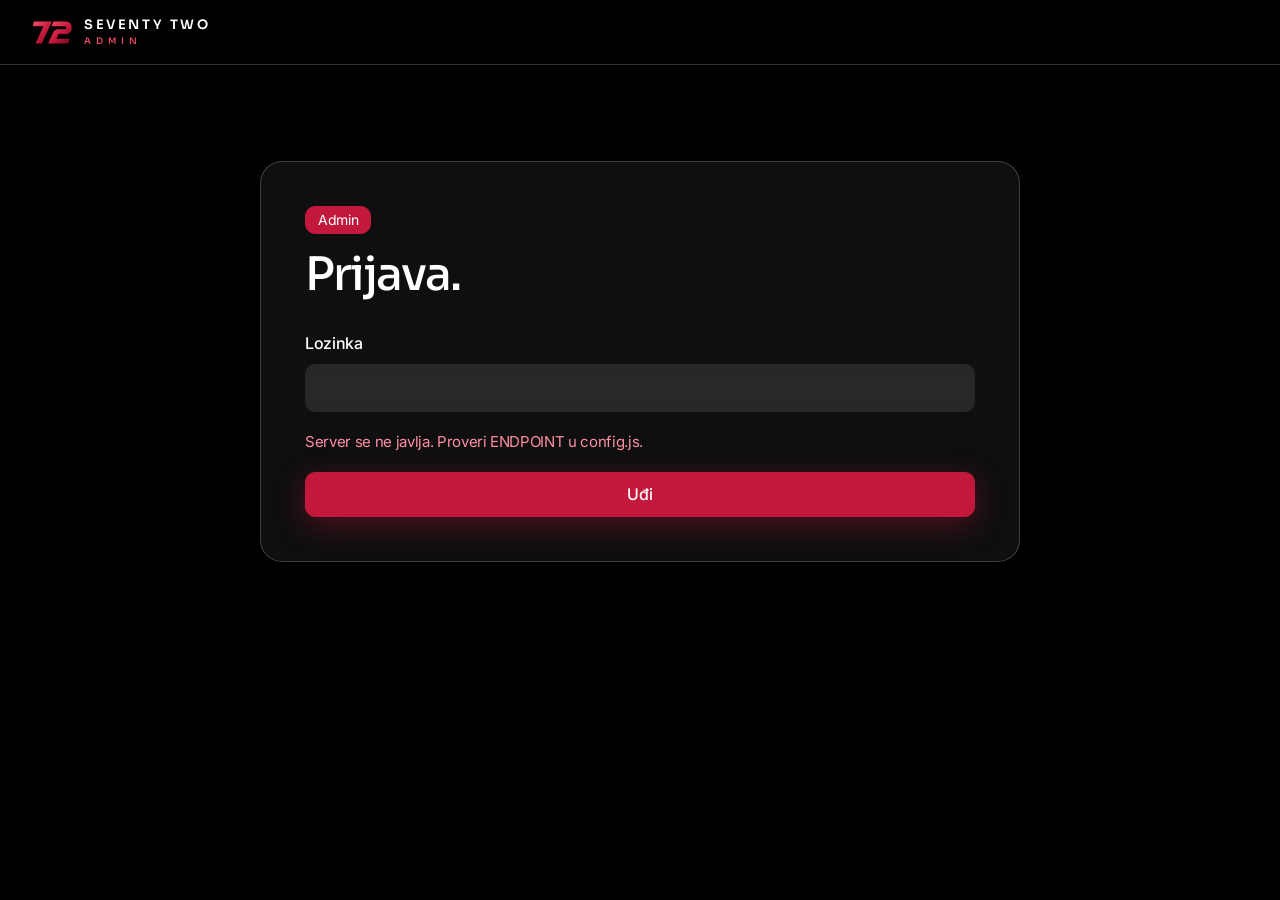
<file: admin.html>
<!doctype html>
<html lang="sr">
<head>
  <meta charset="utf-8">
  <meta name="viewport" content="width=device-width, initial-scale=1.0">
  <meta name="robots" content="noindex, nofollow">
  <title>Admin | SeventyTwo</title>
  <link rel="icon" href="images/mark.svg" type="image/svg+xml">
  <link rel="preconnect" href="https://fonts.googleapis.com">
  <link rel="preconnect" href="https://fonts.gstatic.com" crossorigin>
  <link href="https://fonts.googleapis.com/css2?family=Inter:wght@400;500&family=Sora:wght@500;600&display=swap" rel="stylesheet">
  <link rel="stylesheet" href="styles.css">
  <link rel="stylesheet" href="admin.css">
</head>
<body class="admin">

<svg width="0" height="0" style="position:absolute" aria-hidden="true">
  <defs>
    <linearGradient id="gm" x1="0" y1="0" x2="1" y2="1"><stop offset="0" stop-color="#ff4d6d"/><stop offset=".55" stop-color="#c2183c"/><stop offset="1" stop-color="#6d0b1f"/></linearGradient>
  </defs>
  <symbol id="mark" viewBox="0 0 56 34"><g fill="url(#gm)"><path d="M5 3h23L15 31H7L17.2 9H3.5z"/><path transform="translate(3 0)" d="M27 3H43a7 7 0 0 1 7 7v2a7 7 0 0 1-7 7H33.5l-2.8 6H48l-2.8 6H20l6.2-13.5a7.5 7.5 0 0 1 6.8-4.5H42a1 1 0 0 0 1-1v-2a1 1 0 0 0-1-1H24.2z"/></g></symbol>
</svg>

<header class="a-top">
  <a class="brand" href="index.html" aria-label="SeventyTwo Develop, nazad na sajt"><svg class="brand-mark" viewBox="0 0 56 34" aria-hidden="true"><use href="#mark"/></svg><span class="brand-text"><b>Seventy Two</b><i>Admin</i></span></a>
  <div class="a-top-actions" id="topActions" hidden>
    <button class="btn" type="button" data-act="refresh">Osveži</button>
    <button class="btn" type="button" data-act="logout">Odjava</button>
  </div>
</header>

<main class="a-main">

  <!-- Backend još nije povezan -->
  <section class="a-panel" id="setup" hidden>
    <span class="tag">Podešavanje</span>
    <h1 class="h2">Backend još nije <em>povezan.</em></h1>
    <p class="muted">Admin stranica čita zahteve iz Google tabele preko Apps Script adrese. Ta adresa još nije upisana u <code>config.js</code>.</p>
    <ol class="a-steps">
      <li>Napravi Google tabelu, pa otvori Extensions, zatim Apps Script.</li>
      <li>Nalepi sadržaj fajla <code>apps-script/Code.gs</code>.</li>
      <li>Deploy, New deployment, Web app. Execute as: Me. Access: Anyone.</li>
      <li>Adresu koja se završava na <code>/exec</code> upiši u <code>config.js</code> kao <code>ENDPOINT</code>.</li>
    </ol>
    <a class="btn btn--primary" href="admin.html?demo">Pogledaj admin sa probnim podacima</a>
  </section>

  <!-- Prvo otvaranje: postavljanje lozinke -->
  <section class="a-panel" id="setpass" hidden>
    <span class="tag">Prvo otvaranje</span>
    <h1 class="h2">Postavi <em>lozinku.</em></h1>
    <p class="muted">Ovo se radi samo jednom. Lozinka se ne čuva na sajtu, već samo njen otisak u tvom Google nalogu.</p>
    <form class="form" id="setpassForm">
      <div class="field">
        <label for="a-new">Nova lozinka (bar 8 znakova)</label>
        <input class="input" id="a-new" type="password" autocomplete="new-password" minlength="8" required>
      </div>
      <div class="field">
        <label for="a-new2">Ponovi lozinku</label>
        <input class="input" id="a-new2" type="password" autocomplete="new-password" minlength="8" required>
      </div>
      <p class="bk-error" id="setpassError" role="alert"></p>
      <button class="btn btn--primary btn--block" type="submit">Sačuvaj lozinku</button>
    </form>
  </section>

  <!-- Prijava -->
  <section class="a-panel" id="login" hidden>
    <span class="tag">Admin</span>
    <h1 class="h2">Prijava.</h1>
    <form class="form" id="loginForm">
      <div class="field">
        <label for="a-key">Lozinka</label>
        <input class="input" id="a-key" type="password" autocomplete="current-password" required>
      </div>
      <p class="bk-error" id="loginError" role="alert"></p>
      <button class="btn btn--primary btn--block" type="submit">Uđi</button>
    </form>
  </section>

  <!-- Aplikacija -->
  <section id="app" hidden>
    <p class="a-demo" id="demoNote" hidden>Probni podaci. Ništa se ne čuva i ništa ne dolazi sa pravog sajta.</p>

    <div class="a-stats" id="stats"></div>

    <div class="a-tabs" role="tablist">
      <button class="a-tab is-active" type="button" role="tab" data-view="calls">Pozivi <i id="countCalls"></i></button>
      <button class="a-tab" type="button" role="tab" data-view="leads">Upiti <i id="countLeads"></i></button>
      <button class="a-tab" type="button" role="tab" data-view="blocks">Slobodni dani</button>
    </div>

    <div class="a-filters" id="filters"></div>
    <div id="view" aria-live="polite"></div>

    <p class="a-foot"><a id="sheetLink" href="#" target="_blank" rel="noopener" hidden>Otvori Google tabelu</a></p>
  </section>
</main>

<div class="a-toast" id="toast" role="status"></div>

<script src="config.js"></script>
<script src="admin.js"></script>
</body>
</html>
</file>
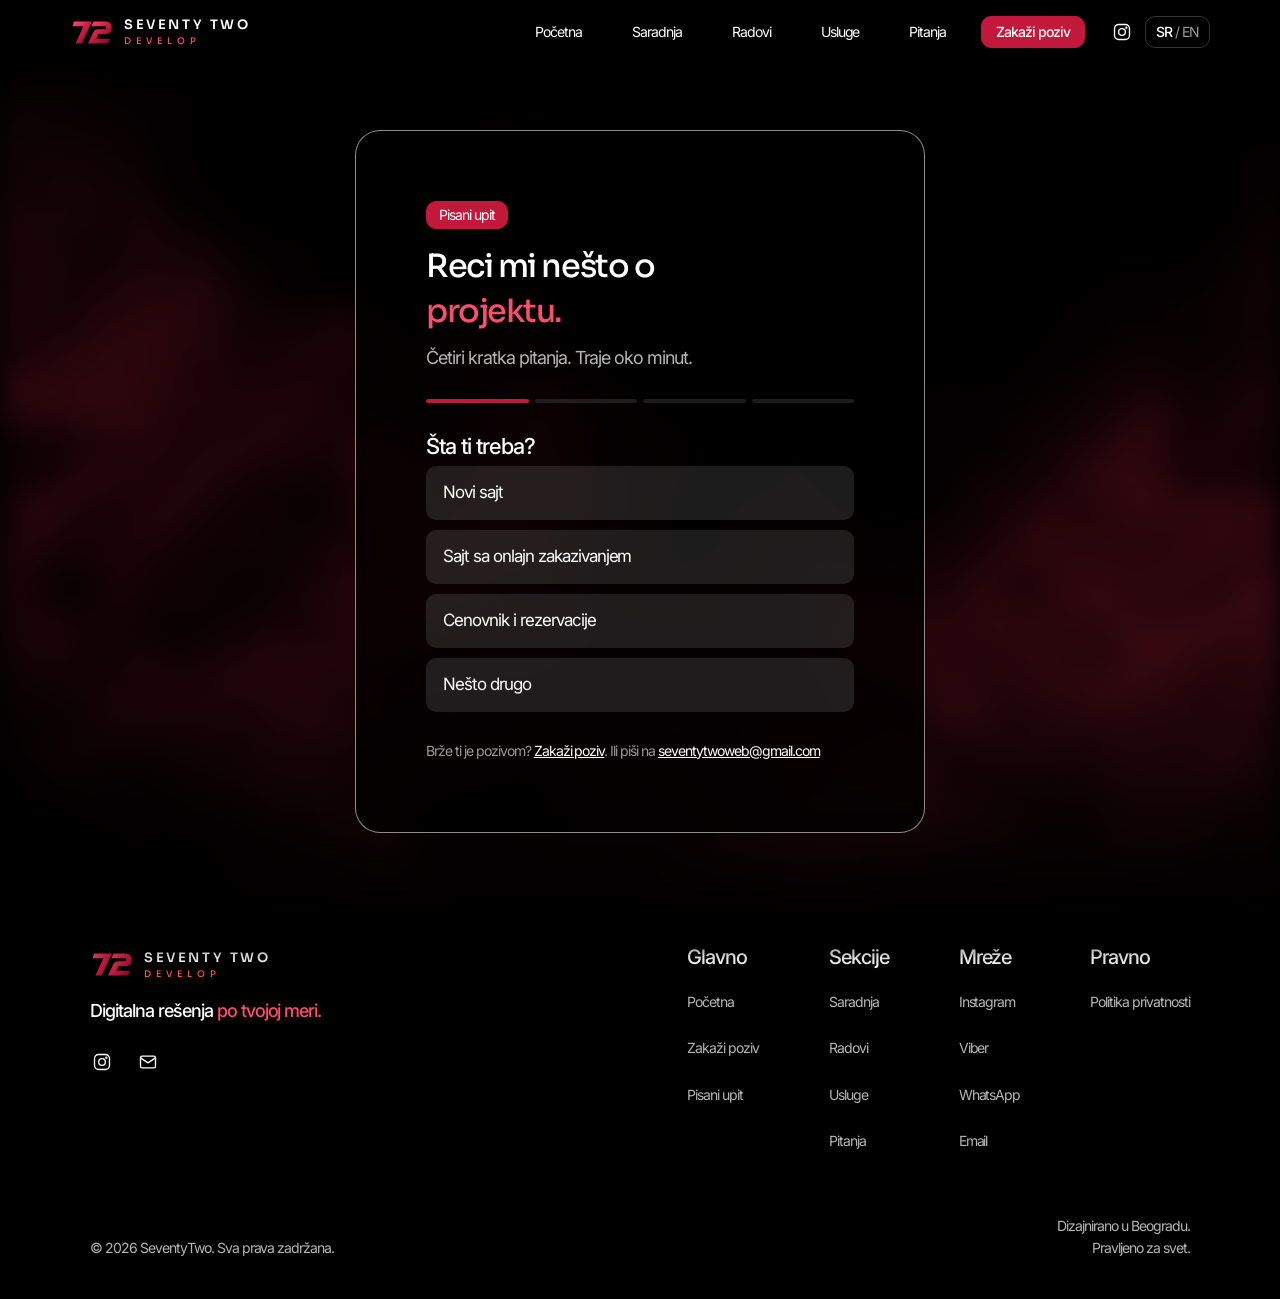
<file: contact.html>
<!doctype html>
<html lang="sr" data-en-title="Written Request for a Website | SeventyTwo" data-en-desc="Prefer writing to calling? Answer four short questions and SeventyTwo sends you a proposal and a price for your small business website.">
<head>
  <meta charset="utf-8">
  <meta name="viewport" content="width=device-width, initial-scale=1.0">
  <title>Pisani upit za izradu sajta | SeventyTwo</title>
  <meta name="description" content="Više voliš da pišeš nego da zoveš? Odgovori na četiri kratka pitanja i dobijaš predlog i cenu za sajt tvoje firme. SeventyTwo, Beograd.">
  <link rel="canonical" href="https://seventytwo-develop.vercel.app/contact.html">
  <link rel="icon" href="images/mark.svg" type="image/svg+xml">
  <link rel="preconnect" href="https://fonts.googleapis.com">
  <link rel="preconnect" href="https://fonts.gstatic.com" crossorigin>
  <link href="https://fonts.googleapis.com/css2?family=Inter:wght@400;500&family=Sora:wght@500;600&display=swap" rel="stylesheet">
  <link rel="stylesheet" href="styles.css">
  <script>document.documentElement.classList.add('js');</script>
</head>
<body>

<svg width="0" height="0" style="position:absolute" aria-hidden="true">
  <defs>
    <linearGradient id="gm" x1="0" y1="0" x2="1" y2="1"><stop offset="0" stop-color="#ff4d6d"/><stop offset=".55" stop-color="#c2183c"/><stop offset="1" stop-color="#6d0b1f"/></linearGradient>
  </defs>
  <symbol id="mark" viewBox="0 0 56 34"><g fill="url(#gm)"><path d="M5 3h23L15 31H7L17.2 9H3.5z"/><path transform="translate(3 0)" d="M27 3H43a7 7 0 0 1 7 7v2a7 7 0 0 1-7 7H33.5l-2.8 6H48l-2.8 6H20l6.2-13.5a7.5 7.5 0 0 1 6.8-4.5H42a1 1 0 0 0 1-1v-2a1 1 0 0 0-1-1H24.2z"/></g></symbol>
  <symbol id="i-instagram" viewBox="0 0 24 24"><rect x="3" y="3" width="18" height="18" rx="5"/><circle cx="12" cy="12" r="4"/><circle cx="17.2" cy="6.8" r=".6"/></symbol>
  <symbol id="i-mail" viewBox="0 0 24 24"><rect x="3" y="5" width="18" height="14" rx="2"/><path d="m3 7 9 6 9-6"/></symbol>
</svg>

<header class="header" id="header">
  <div class="header-in">
    <a class="brand" href="index.html" aria-label="SeventyTwo Develop, početna"><svg class="brand-mark" viewBox="0 0 56 34" aria-hidden="true"><use href="#mark"/></svg><span class="brand-text"><b>Seventy Two</b><i>Develop</i></span></a>
    <button class="nav-toggle" id="navToggle" aria-label="Meni" aria-expanded="false" aria-controls="nav"><span></span><span></span></button>
    <nav class="nav" id="nav" aria-label="Glavna navigacija">
      <a href="index.html" data-en="Home">Početna</a>
      <a href="index.html#saradnja" data-en="How it works">Saradnja</a>
      <a href="index.html#radovi" data-en="Work">Radovi</a>
      <a href="index.html#usluge" data-en="Services">Usluge</a>
      <a href="index.html#pitanja" data-en="FAQ">Pitanja</a>
      <a href="index.html#poziv" class="nav-cta" data-en="Book a call">Zakaži poziv</a>
      <div class="nav-icons">
        <a class="nav-icon" href="https://www.instagram.com/seventytwodevelop/" target="_blank" rel="noopener" aria-label="Instagram"><svg class="icon"><use href="#i-instagram"/></svg></a>
        <button class="lang" id="langToggle" type="button" aria-label="Promeni jezik / Change language"><b>SR</b><span>&nbsp;/ EN</span></button>
      </div>
    </nav>
  </div>
</header>

<main>
  <section class="contact" style="margin-top:0;padding-top:130px">
    <div class="smoke" data-smoke="band"></div>
    <div class="contact-card">
      <span class="tag" data-en="Written request">Pisani upit</span>
      <h1 class="contact-title" data-en="Tell me about your <em>project.</em>">Reci mi nešto o <em>projektu.</em></h1>
      <p data-en="Four short questions. It takes about a minute.">Četiri kratka pitanja. Traje oko minut.</p>

      <div class="wiz-dots" aria-hidden="true"><i></i><i></i><i></i><i></i></div>

      <form class="form" data-wizard novalidate>
        <input class="hp" type="text" name="website" tabindex="-1" autocomplete="off" aria-hidden="true">
        <fieldset class="wiz-step">
          <legend data-en="What do you need?">Šta ti treba?</legend>
          <input type="hidden" name="service">
          <div class="choices">
            <button class="choice" type="button" data-value="Novi sajt" data-en="A new website">Novi sajt</button>
            <button class="choice" type="button" data-value="Sajt sa zakazivanjem" data-en="A website with online booking">Sajt sa onlajn zakazivanjem</button>
            <button class="choice" type="button" data-value="Cenovnik i rezervacije" data-en="Price list and reservations">Cenovnik i rezervacije</button>
            <button class="choice" type="button" data-value="Nešto drugo" data-en="Something else">Nešto drugo</button>
          </div>
        </fieldset>

        <fieldset class="wiz-step">
          <legend data-en="What does your business do, and where?">Čime se baviš i gde?</legend>
          <div class="field">
            <label class="sr-only" for="w-business" data-en="Business and city">Delatnost i grad</label>
            <input class="input" id="w-business" name="business" type="text" placeholder="Npr. frizerski salon, Beograd" data-en-ph="E.g. hair salon, Belgrade">
          </div>
          <div class="wiz-actions">
            <button class="btn btn--back" type="button" data-back data-en="Back">Nazad</button>
            <button class="btn btn--primary" type="button" data-next data-en="Continue">Nastavi</button>
          </div>
        </fieldset>

        <fieldset class="wiz-step">
          <legend data-en="When would you like to start?">Kada želiš da kreneš?</legend>
          <input type="hidden" name="timing">
          <div class="choices">
            <button class="choice" type="button" data-value="Što pre" data-en="As soon as possible">Što pre</button>
            <button class="choice" type="button" data-value="U narednih mesec dana" data-en="Within a month">U narednih mesec dana</button>
            <button class="choice" type="button" data-value="Samo se raspitujem" data-en="Just looking around">Samo se raspitujem</button>
          </div>
          <div class="wiz-actions">
            <button class="btn btn--back" type="button" data-back data-en="Back">Nazad</button>
          </div>
        </fieldset>

        <fieldset class="wiz-step">
          <legend data-en="Your details">Tvoji podaci</legend>
          <div class="field">
            <label for="w-name"><span data-en="Name">Ime</span>*</label>
            <input class="input" id="w-name" name="name" type="text" autocomplete="name" required placeholder="Marko Marković" data-en-ph="John Smith">
          </div>
          <div class="field">
            <label for="w-email">Email*</label>
            <input class="input" id="w-email" name="email" type="email" autocomplete="email" required placeholder="marko@primer.rs" data-en-ph="john@example.com">
          </div>
          <div class="field">
            <label for="w-phone"><span data-en="Phone">Telefon</span> <span class="opt" data-en="(optional)">(nije obavezno)</span></label>
            <input class="input" id="w-phone" name="phone" type="tel" autocomplete="tel" placeholder="06x xxx xxxx">
          </div>
          <div class="field">
            <label for="w-message"><span data-en="Message">Poruka</span> <span class="opt" data-en="(optional)">(nije obavezno)</span></label>
            <textarea class="input" id="w-message" name="message" placeholder="Šta bi sajt trebalo da radi za tebe?" data-en-ph="What should the website do for you?"></textarea>
          </div>
          <div class="wiz-actions">
            <button class="btn btn--back" type="button" data-back data-en="Back">Nazad</button>
            <button class="btn btn--primary" type="submit" data-en="Send your request">Pošalji upit</button>
          </div>
          <p class="form-note"><span data-en="By sending, you accept the">Slanjem prihvataš</span> <a href="privacy.html" data-en="privacy policy">politiku privatnosti</a>.</p>
        </fieldset>
      </form>

      <div class="form-done" role="status">
        <p class="only-net" data-en="Thank you, your request is on its way.">Hvala, tvoj upit je poslat.</p>
        <p class="only-mail" data-en="Your email app opened with the request filled in. Send that email to finish.">Otvorio se tvoj email sa popunjenim upitom. Pošalji taj email da završiš.</p>
        <p data-en="I will reply to the email you entered.">Odgovaram ti na email iz forme.</p>
      </div>

      <p class="form-note form-alt" style="max-width:none"><span data-en="Faster by phone?">Brže ti je pozivom?</span> <a href="index.html#poziv" data-en="Book a call">Zakaži poziv</a>. <span data-en="Or write to">Ili piši na</span> <a href="mailto:seventytwoweb@gmail.com">seventytwoweb@gmail.com</a></p>
    </div>
  </section>
</main>

<footer class="footer">
  <div class="footer-in">
    <div class="footer-top">
      <div class="footer-brand">
        <a class="brand" href="index.html" aria-label="SeventyTwo Develop, početna"><svg class="brand-mark" viewBox="0 0 56 34" aria-hidden="true"><use href="#mark"/></svg><span class="brand-text"><b>Seventy Two</b><i>Develop</i></span></a>
        <p class="footer-tagline" data-en="Digital solutions <em>made to fit you.</em>">Digitalna rešenja <em>po tvojoj meri.</em></p>
        <div class="footer-social">
          <a href="https://www.instagram.com/seventytwodevelop/" target="_blank" rel="noopener" aria-label="Instagram"><svg class="icon"><use href="#i-instagram"/></svg></a>
          <a href="mailto:seventytwoweb@gmail.com" aria-label="Email"><svg class="icon"><use href="#i-mail"/></svg></a>
        </div>
      </div>
      <nav class="footer-cols" aria-label="Linkovi u podnožju">
        <div>
          <h2 data-en="Main">Glavno</h2>
          <a href="index.html" data-en="Home">Početna</a>
          <a href="index.html#poziv" data-en="Book a call">Zakaži poziv</a>
          <a href="contact.html" data-en="Written request">Pisani upit</a>
        </div>
        <div>
          <h2 data-en="Sections">Sekcije</h2>
          <a href="index.html#saradnja" data-en="How it works">Saradnja</a>
          <a href="index.html#radovi" data-en="Work">Radovi</a>
          <a href="index.html#usluge" data-en="Services">Usluge</a>
          <a href="index.html#pitanja" data-en="FAQ">Pitanja</a>
        </div>
        <div>
          <h2 data-en="Social">Mreže</h2>
          <a href="https://www.instagram.com/seventytwodevelop/" target="_blank" rel="noopener">Instagram</a>
          <a href="viber://chat?number=%2B381692807700">Viber</a>
          <a href="https://wa.me/381692807700" target="_blank" rel="noopener">WhatsApp</a>
          <a href="mailto:seventytwoweb@gmail.com">Email</a>
        </div>
        <div>
          <h2 data-en="Legal">Pravno</h2>
          <a href="privacy.html" data-en="Privacy policy">Politika privatnosti</a>
        </div>
      </nav>
    </div>
    <div class="footer-bottom">
      <p data-en="© 2026 SeventyTwo. All rights reserved.">© 2026 SeventyTwo. Sva prava zadržana.</p>
      <p data-en="Designed in Belgrade.<br>Built for the world.">Dizajnirano u Beogradu.<br>Pravljeno za svet.</p>
    </div>
  </div>
</footer>

<script src="config.js"></script>
<script src="main.js"></script>
</body>
</html>
</file>
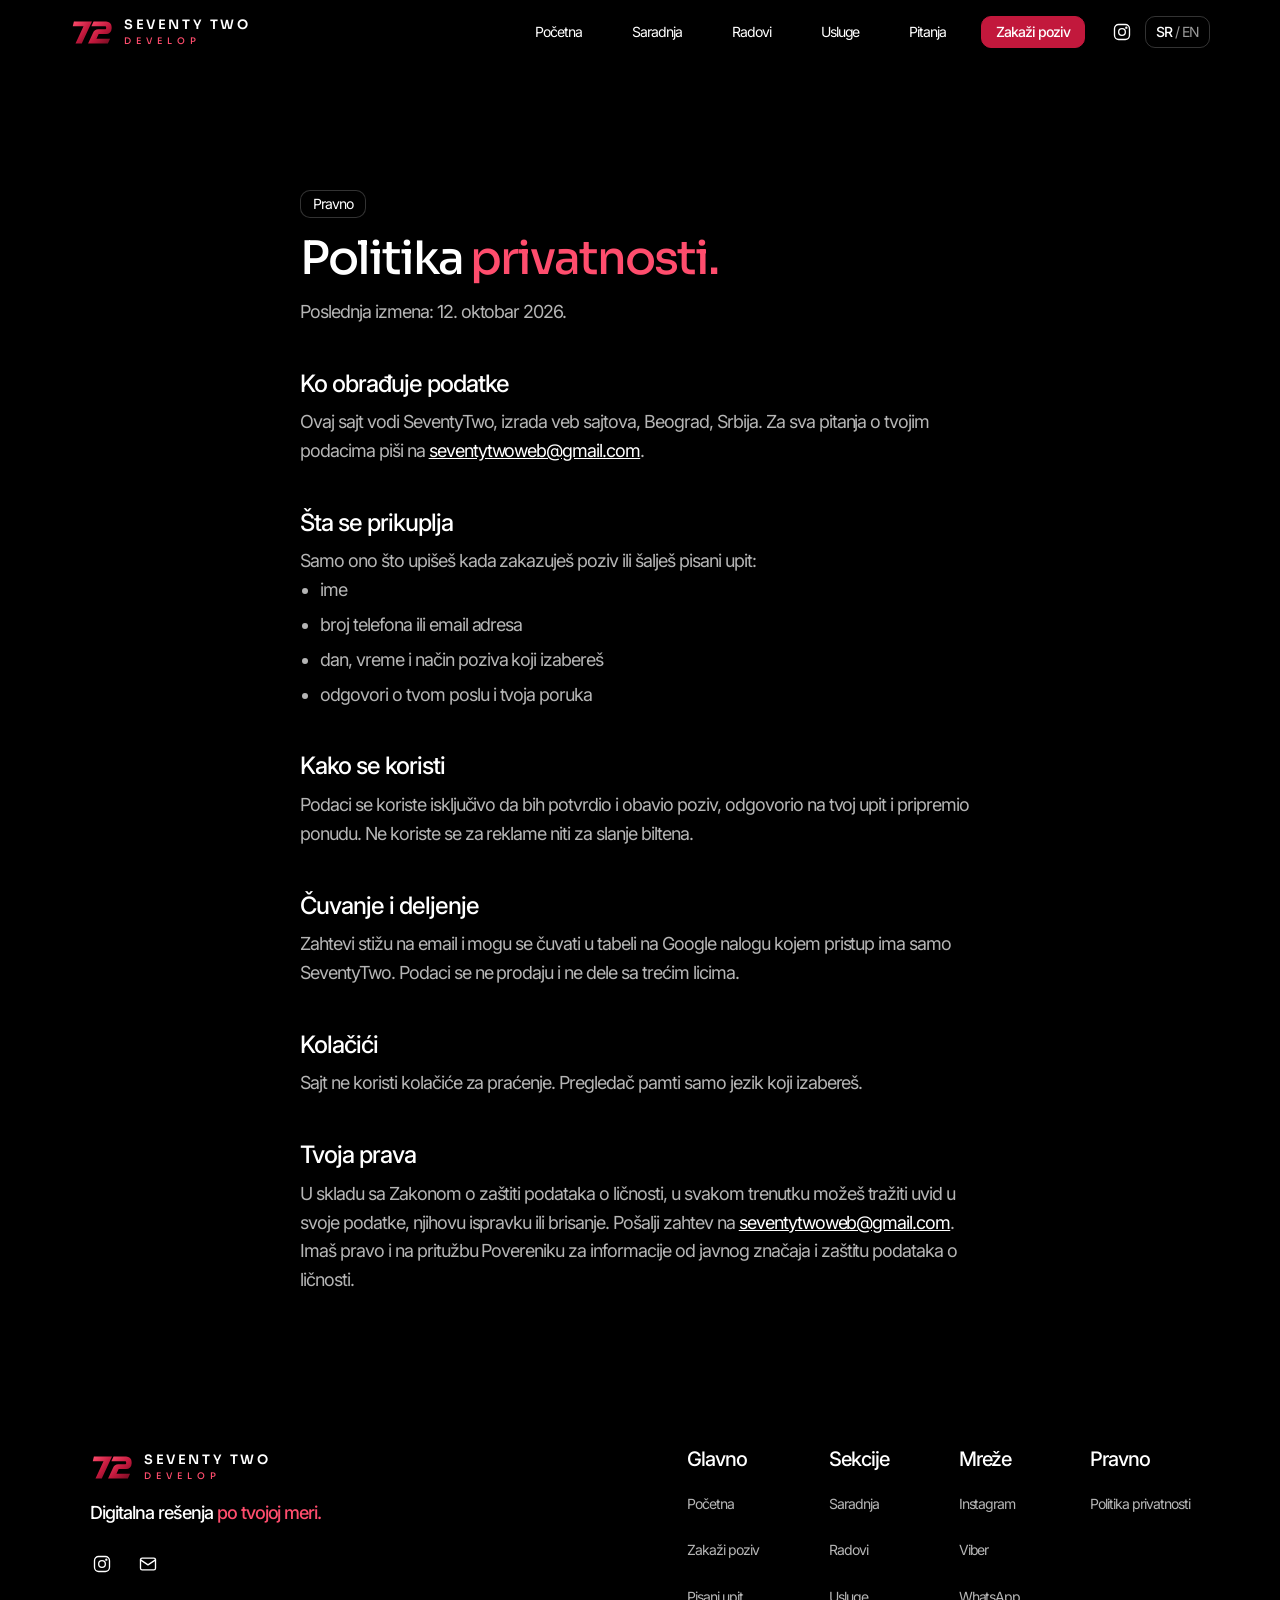
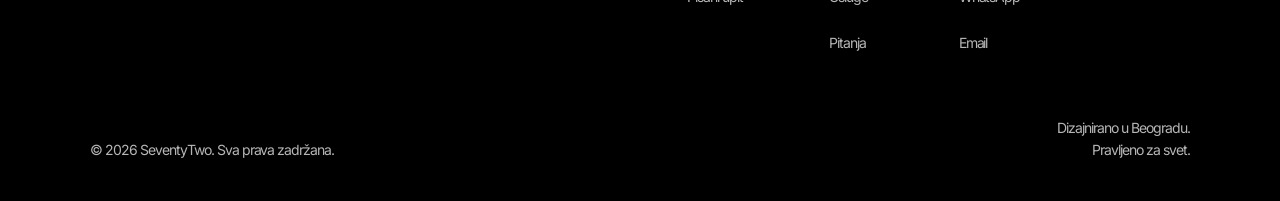
<file: privacy.html>
<!doctype html>
<html lang="sr" data-en-title="Privacy Policy | SeventyTwo" data-en-desc="How SeventyTwo collects and uses the details you send when you book a call or send a request: name, phone and email, used only to reply to you.">
<head>
  <meta charset="utf-8">
  <meta name="viewport" content="width=device-width, initial-scale=1.0">
  <title>Politika privatnosti | SeventyTwo</title>
  <meta name="description" content="Kako SeventyTwo prikuplja i koristi podatke koje pošalješ pri zakazivanju poziva ili kroz upit: ime, telefon i email, samo radi odgovora tebi.">
  <link rel="canonical" href="https://seventytwo-develop.vercel.app/privacy.html">
  <link rel="icon" href="images/mark.svg" type="image/svg+xml">
  <link rel="preconnect" href="https://fonts.googleapis.com">
  <link rel="preconnect" href="https://fonts.gstatic.com" crossorigin>
  <link href="https://fonts.googleapis.com/css2?family=Inter:wght@400;500&family=Sora:wght@500;600&display=swap" rel="stylesheet">
  <link rel="stylesheet" href="styles.css">
  <script>document.documentElement.classList.add('js');</script>
</head>
<body>

<svg width="0" height="0" style="position:absolute" aria-hidden="true">
  <defs>
    <linearGradient id="gm" x1="0" y1="0" x2="1" y2="1"><stop offset="0" stop-color="#ff4d6d"/><stop offset=".55" stop-color="#c2183c"/><stop offset="1" stop-color="#6d0b1f"/></linearGradient>
  </defs>
  <symbol id="mark" viewBox="0 0 56 34"><g fill="url(#gm)"><path d="M5 3h23L15 31H7L17.2 9H3.5z"/><path transform="translate(3 0)" d="M27 3H43a7 7 0 0 1 7 7v2a7 7 0 0 1-7 7H33.5l-2.8 6H48l-2.8 6H20l6.2-13.5a7.5 7.5 0 0 1 6.8-4.5H42a1 1 0 0 0 1-1v-2a1 1 0 0 0-1-1H24.2z"/></g></symbol>
  <symbol id="i-instagram" viewBox="0 0 24 24"><rect x="3" y="3" width="18" height="18" rx="5"/><circle cx="12" cy="12" r="4"/><circle cx="17.2" cy="6.8" r=".6"/></symbol>
  <symbol id="i-mail" viewBox="0 0 24 24"><rect x="3" y="5" width="18" height="14" rx="2"/><path d="m3 7 9 6 9-6"/></symbol>
</svg>

<header class="header" id="header">
  <div class="header-in">
    <a class="brand" href="index.html" aria-label="SeventyTwo Develop, početna"><svg class="brand-mark" viewBox="0 0 56 34" aria-hidden="true"><use href="#mark"/></svg><span class="brand-text"><b>Seventy Two</b><i>Develop</i></span></a>
    <button class="nav-toggle" id="navToggle" aria-label="Meni" aria-expanded="false" aria-controls="nav"><span></span><span></span></button>
    <nav class="nav" id="nav" aria-label="Glavna navigacija">
      <a href="index.html" data-en="Home">Početna</a>
      <a href="index.html#saradnja" data-en="How it works">Saradnja</a>
      <a href="index.html#radovi" data-en="Work">Radovi</a>
      <a href="index.html#usluge" data-en="Services">Usluge</a>
      <a href="index.html#pitanja" data-en="FAQ">Pitanja</a>
      <a href="index.html#poziv" class="nav-cta" data-en="Book a call">Zakaži poziv</a>
      <div class="nav-icons">
        <a class="nav-icon" href="https://www.instagram.com/seventytwodevelop/" target="_blank" rel="noopener" aria-label="Instagram"><svg class="icon"><use href="#i-instagram"/></svg></a>
        <button class="lang" id="langToggle" type="button" aria-label="Promeni jezik / Change language"><b>SR</b><span>&nbsp;/ EN</span></button>
      </div>
    </nav>
  </div>
</header>

<main class="page">
  <article class="legal">
    <span class="tag" data-en="Legal">Pravno</span>
    <h1 class="h2" data-en="Privacy <em>policy.</em>">Politika <em>privatnosti.</em></h1>
    <p data-en="Last updated: 12 October 2026">Poslednja izmena: 12. oktobar 2026.</p>

    <h2 class="h3" data-en="Who handles your data">Ko obrađuje podatke</h2>
    <p data-en="This website is run by SeventyTwo, a web development practice based in Belgrade, Serbia. For any question about your data, write to <a href='mailto:seventytwoweb@gmail.com'>seventytwoweb@gmail.com</a>.">Ovaj sajt vodi SeventyTwo, izrada veb sajtova, Beograd, Srbija. Za sva pitanja o tvojim podacima piši na <a href="mailto:seventytwoweb@gmail.com">seventytwoweb@gmail.com</a>.</p>

    <h2 class="h3" data-en="What is collected">Šta se prikuplja</h2>
    <p data-en="Only what you enter when you book a call or send a written request:">Samo ono što upišeš kada zakazuješ poziv ili šalješ pisani upit:</p>
    <ul>
      <li data-en="name">ime</li>
      <li data-en="phone number or email address">broj telefona ili email adresa</li>
      <li data-en="the day, time and type of call you picked">dan, vreme i način poziva koji izabereš</li>
      <li data-en="answers about your business and your message">odgovori o tvom poslu i tvoja poruka</li>
    </ul>

    <h2 class="h3" data-en="How it is used">Kako se koristi</h2>
    <p data-en="Your details are used only to confirm and hold the call, reply to your request and prepare a proposal. They are not used for advertising or newsletters.">Podaci se koriste isključivo da bih potvrdio i obavio poziv, odgovorio na tvoj upit i pripremio ponudu. Ne koriste se za reklame niti za slanje biltena.</p>

    <h2 class="h3" data-en="Storage and sharing">Čuvanje i deljenje</h2>
    <p data-en="Requests arrive by email and may be kept in a spreadsheet on a Google account that only SeventyTwo can access. Your data is not sold and is not shared with third parties.">Zahtevi stižu na email i mogu se čuvati u tabeli na Google nalogu kojem pristup ima samo SeventyTwo. Podaci se ne prodaju i ne dele sa trećim licima.</p>

    <h2 class="h3" data-en="Cookies">Kolačići</h2>
    <p data-en="This website does not use tracking cookies. Your browser only remembers the language you picked.">Sajt ne koristi kolačiće za praćenje. Pregledač pamti samo jezik koji izabereš.</p>

    <h2 class="h3" data-en="Your rights">Tvoja prava</h2>
    <p data-en="Under the Serbian Law on Personal Data Protection you can ask to see, correct or delete your data at any time. Send a request to <a href='mailto:seventytwoweb@gmail.com'>seventytwoweb@gmail.com</a>. You can also file a complaint with the Commissioner for Information of Public Importance and Personal Data Protection.">U skladu sa Zakonom o zaštiti podataka o ličnosti, u svakom trenutku možeš tražiti uvid u svoje podatke, njihovu ispravku ili brisanje. Pošalji zahtev na <a href="mailto:seventytwoweb@gmail.com">seventytwoweb@gmail.com</a>. Imaš pravo i na pritužbu Povereniku za informacije od javnog značaja i zaštitu podataka o ličnosti.</p>
  </article>
</main>

<footer class="footer">
  <div class="footer-in">
    <div class="footer-top">
      <div class="footer-brand">
        <a class="brand" href="index.html" aria-label="SeventyTwo Develop, početna"><svg class="brand-mark" viewBox="0 0 56 34" aria-hidden="true"><use href="#mark"/></svg><span class="brand-text"><b>Seventy Two</b><i>Develop</i></span></a>
        <p class="footer-tagline" data-en="Digital solutions <em>made to fit you.</em>">Digitalna rešenja <em>po tvojoj meri.</em></p>
        <div class="footer-social">
          <a href="https://www.instagram.com/seventytwodevelop/" target="_blank" rel="noopener" aria-label="Instagram"><svg class="icon"><use href="#i-instagram"/></svg></a>
          <a href="mailto:seventytwoweb@gmail.com" aria-label="Email"><svg class="icon"><use href="#i-mail"/></svg></a>
        </div>
      </div>
      <nav class="footer-cols" aria-label="Linkovi u podnožju">
        <div>
          <h2 data-en="Main">Glavno</h2>
          <a href="index.html" data-en="Home">Početna</a>
          <a href="index.html#poziv" data-en="Book a call">Zakaži poziv</a>
          <a href="contact.html" data-en="Written request">Pisani upit</a>
        </div>
        <div>
          <h2 data-en="Sections">Sekcije</h2>
          <a href="index.html#saradnja" data-en="How it works">Saradnja</a>
          <a href="index.html#radovi" data-en="Work">Radovi</a>
          <a href="index.html#usluge" data-en="Services">Usluge</a>
          <a href="index.html#pitanja" data-en="FAQ">Pitanja</a>
        </div>
        <div>
          <h2 data-en="Social">Mreže</h2>
          <a href="https://www.instagram.com/seventytwodevelop/" target="_blank" rel="noopener">Instagram</a>
          <a href="viber://chat?number=%2B381692807700">Viber</a>
          <a href="https://wa.me/381692807700" target="_blank" rel="noopener">WhatsApp</a>
          <a href="mailto:seventytwoweb@gmail.com">Email</a>
        </div>
        <div>
          <h2 data-en="Legal">Pravno</h2>
          <a href="privacy.html" data-en="Privacy policy">Politika privatnosti</a>
        </div>
      </nav>
    </div>
    <div class="footer-bottom">
      <p data-en="© 2026 SeventyTwo. All rights reserved.">© 2026 SeventyTwo. Sva prava zadržana.</p>
      <p data-en="Designed in Belgrade.<br>Built for the world.">Dizajnirano u Beogradu.<br>Pravljeno za svet.</p>
    </div>
  </div>
</footer>

<script src="config.js"></script>
<script src="main.js"></script>
</body>
</html>
</file>
<file: styles.css>
/* SeventyTwo — styles
   Mobile-first. Desktop overrides at min-width: 810px. */

:root {
  --black: #000;
  --card: #0f0f0f;
  --panel: #212121;
  --white: #fff;
  --text-2: #ccc;
  --text-3: #b5b5b5;
  --text-4: #999;
  --line: rgba(255, 255, 255, 0.2);
  --line-strong: rgba(255, 255, 255, 0.55);
  --field: rgba(187, 187, 187, 0.15);
  --accent: #c2183c;
  --accent-hi: #ff4d6d;
  --accent-deep: #6d0b1f;
  --accent-soft: rgba(194, 24, 60, 0.18);
  --sans: "Inter", "Helvetica Neue", Arial, sans-serif;
  --display: "Sora", "Inter", "Helvetica Neue", Arial, sans-serif;
  --track: -0.06em;
  --wrap: min(970px, 100% - 40px);
  --section-gap: 110px;
}

*,
*::before,
*::after { box-sizing: border-box; }

html { scroll-behavior: smooth; scroll-padding-top: 90px; -webkit-text-size-adjust: 100%; }

body {
  margin: 0;
  background: var(--black);
  color: var(--white);
  font-family: var(--sans);
  font-size: 17px;
  line-height: 1.6;
  letter-spacing: var(--track);
  -webkit-font-smoothing: antialiased;
  -moz-osx-font-smoothing: grayscale;
  overflow-x: hidden;
}

h1, h2, h3, p, figure, ul { margin: 0; }
ul { padding: 0; list-style: none; }
img { max-width: 100%; display: block; }
a { color: inherit; text-decoration: none; }
button, input, select, textarea { font: inherit; letter-spacing: inherit; color: inherit; }
button { cursor: pointer; }
svg { display: block; }

em {
  font-style: normal;
  color: var(--accent-hi);
}

.sr-only {
  position: absolute; width: 1px; height: 1px; overflow: hidden;
  clip: rect(0 0 0 0); white-space: nowrap;
}

:focus-visible { outline: 2px solid var(--white); outline-offset: 3px; border-radius: 6px; }

.wrap { width: var(--wrap); margin-inline: auto; }
.icon { width: 24px; height: 24px; fill: none; stroke: currentColor; stroke-width: 1.6; stroke-linecap: round; stroke-linejoin: round; flex: none; }

/* ---------- Type ---------- */

.h1, .h2, .contact-title { font-family: var(--display); letter-spacing: -0.045em; }
.h1 { font-size: clamp(36px, 9.6vw, 60px); line-height: 1.15; font-weight: 600; }
.h2 { font-size: clamp(30px, 7.6vw, 46px); line-height: 1.25; font-weight: 500; }
.h3 { font-size: 24px; line-height: 1.4; font-weight: 500; }
.lead { font-size: clamp(18px, 4.6vw, 22px); line-height: 1.4; color: var(--text-3); }
.muted { color: var(--text-3); }

.tag {
  display: inline-flex; align-items: center;
  padding: 2px 12px;
  font-size: 14px; line-height: 1.6;
  border: 1px solid var(--line);
  border-radius: 10px;
  background: var(--black);
}

.btn {
  display: inline-flex; align-items: center; justify-content: center; gap: 8px;
  min-height: 44px; padding: 6px 18px;
  font-size: 16px; font-weight: 500; line-height: 1.6;
  background: var(--black);
  border: 1px solid rgba(255, 255, 255, 0.28);
  border-radius: 10px;
  transition: background 0.25s, border-color 0.25s;
}
.btn:hover { background: var(--panel); border-color: var(--line-strong); }
.btn--primary { background: var(--accent); border-color: var(--accent); box-shadow: 0 8px 30px rgba(194, 24, 60, 0.35); }
.btn--primary:hover { background: #d81e46; border-color: #d81e46; }
.btn--block { width: 100%; }
.btn[disabled] { opacity: 0.5; cursor: default; }

.section { padding: var(--section-gap) 0 0; }
.section-head { display: flex; flex-direction: column; align-items: center; text-align: center; gap: 8px; margin-bottom: 40px; }
.section-head .lead { max-width: 680px; }

/* ---------- Reveal ---------- */

.js [data-reveal] {
  opacity: 0; filter: blur(10px); transform: translateY(20px);
  transition: opacity 0.7s ease, filter 0.7s ease, transform 0.7s ease;
}
.js [data-reveal].in { opacity: 1; filter: none; transform: none; }

/* ---------- Header ---------- */

.header { position: fixed; inset: 0 0 auto 0; z-index: 50; }
.header::before {
  content: ""; position: absolute; inset: 0 0 -24px 0; z-index: -1;
  background: linear-gradient(rgba(0, 0, 0, 0.85), rgba(0, 0, 0, 0));
  -webkit-backdrop-filter: blur(10px); backdrop-filter: blur(10px);
  -webkit-mask-image: linear-gradient(#000 55%, transparent);
  mask-image: linear-gradient(#000 55%, transparent);
  pointer-events: none;
}
.header-in {
  max-width: 1200px; margin-inline: auto;
  min-height: 64px; padding: 10px 20px;
  display: flex; align-items: center; justify-content: space-between; flex-wrap: wrap;
}
.brand { display: inline-flex; align-items: center; gap: 10px; min-height: 44px; }
.brand-mark { width: 44px; height: 27px; flex: none; }
.brand-text { display: flex; flex-direction: column; font-family: var(--display); text-transform: uppercase; line-height: 1; }
.brand-text b { font-size: 13px; font-weight: 600; letter-spacing: 0.2em; }
.brand-text i { margin-top: 6px; font-size: 9px; font-style: normal; font-weight: 500; letter-spacing: 0.56em; color: var(--accent-hi); }
.nav-toggle {
  width: 44px; height: 44px; padding: 0; position: relative;
  background: none; border: 0;
}
.nav-toggle span {
  position: absolute; left: 12px; width: 20px; height: 2px; background: var(--white);
  transition: transform 0.3s, top 0.3s;
}
.nav-toggle span:nth-child(1) { top: 16px; }
.nav-toggle span:nth-child(2) { top: 26px; }
.nav-open .nav-toggle span:nth-child(1) { top: 21px; transform: rotate(45deg); }
.nav-open .nav-toggle span:nth-child(2) { top: 21px; transform: rotate(-45deg); }

.nav {
  display: none; width: 100%;
  flex-direction: column; align-items: flex-start; gap: 6px;
  padding: 10px 0 30px;
}
.nav-open .nav { display: flex; }
.nav-open.header { background: var(--black); max-height: 100vh; overflow: auto; }
.nav a, .lang {
  display: inline-flex; align-items: center; min-height: 44px; padding: 4px 14px;
  font-size: 20px; border: 1px solid transparent; border-radius: 10px; background: none;
}
.nav a.is-active { background: var(--black); border-color: rgba(255, 255, 255, 0.28); }
.nav a.nav-cta, .nav a.nav-cta:hover { background: var(--accent); border-color: var(--accent); font-weight: 500; }
.nav a:hover, .lang:hover { border-color: var(--line); }
.nav-icons { display: flex; align-items: center; gap: 6px; }
.nav .nav-icon { padding: 4px 10px; }
.lang { font-size: 14px; border-color: var(--line); min-height: 34px; padding: 2px 10px; }
.lang b { font-weight: 500; }
.lang span { color: var(--text-4); }

/* ---------- Smoke ---------- */

.smoke {
  position: absolute; inset: 0; width: 100%; height: 100%;
  z-index: -1; pointer-events: none;
  background: radial-gradient(60% 40% at 50% 100%, #5a0c1c, transparent 70%);
}
.smoke canvas { width: 100%; height: 100%; display: block; filter: blur(14px); }

/* ---------- Hero ---------- */

.hero { position: relative; padding: 150px 0 120px; text-align: center; isolation: isolate; overflow-x: clip; }
.hero-in { display: flex; flex-direction: column; align-items: center; }

.kicker {
  display: inline-flex; align-items: center; gap: 10px;
  font-family: var(--display); font-size: 11px; font-weight: 500; line-height: 1.6;
  letter-spacing: 0.26em; text-transform: uppercase; color: var(--text-2);
}
.kicker i { width: 8px; height: 8px; border-radius: 50%; background: var(--accent-hi); box-shadow: 0 0 0 5px var(--accent-soft); animation: pulse 2.4s ease-in-out infinite; }
@keyframes pulse {
  0%, 100% { box-shadow: 0 0 0 4px var(--accent-soft); }
  50% { box-shadow: 0 0 0 9px rgba(194, 24, 60, 0); }
}

.hero .h1 { margin-top: 24px; max-width: 12em; padding-inline: 20px; }
.hero .lead { margin-top: 14px; max-width: 560px; padding-inline: 20px; }
.hero-cta { margin-top: 34px; display: flex; flex-wrap: wrap; justify-content: center; gap: 10px; padding-inline: 20px; }
.hero-note { margin-top: 14px; font-size: 14px; color: var(--text-4); }

/* Browser mockup */
.mock {
  width: min(800px, 100% - 40px); margin: 90px auto 0;
  background: #1c1c1e; border-radius: 16px; overflow: hidden; text-align: left;
  box-shadow: 0 0 0 1px rgba(255, 255, 255, 0.3), 0 8px 24px rgba(0, 0, 0, 0.12), 0 30px 80px rgba(0, 0, 0, 0.5);
  letter-spacing: 0;
}
.mock-bar { display: flex; align-items: center; gap: 16px; padding: 12px 16px; }
.mock-dots { display: none; gap: 8px; }
.mock-dots i { width: 12px; height: 12px; border-radius: 50%; display: block; }
.mock-dots i:nth-child(1) { background: #ff5f57; }
.mock-dots i:nth-child(2) { background: #ffbd2e; }
.mock-dots i:nth-child(3) { background: #28ca42; }
.mock-url {
  flex: 1; min-width: 0; display: flex; align-items: center; gap: 8px;
  height: 28px; padding: 0 10px; font-size: 13px; color: var(--white);
  background: #1c1c1e; border: 1px solid rgba(255, 255, 255, 0.1); border-radius: 6px;
  box-shadow: inset 0 0.5px 1px rgba(0, 0, 0, 0.3);
}
.mock-url svg { width: 12px; height: 12px; color: var(--text-4); }
.mock-url span { overflow: hidden; text-overflow: ellipsis; white-space: nowrap; }
.mock-tabs {
  display: flex; align-items: center; gap: 6px; padding: 4px 16px; min-height: 36px;
  background: #2c2c2e; overflow-x: auto; scrollbar-width: none;
}
.mock-tabs::-webkit-scrollbar { display: none; }
.mock-tabs-label { font-size: 12px; font-weight: 500; padding-right: 12px; margin-right: 6px; border-right: 1px solid rgba(255, 255, 255, 0.15); white-space: nowrap; }
.mock-tab {
  display: inline-flex; align-items: center; gap: 6px; height: 28px; padding: 0 10px;
  font-size: 12px; white-space: nowrap; background: none; border: 0; border-radius: 6px;
}
.mock-tab::before { content: ""; width: 14px; height: 14px; border-radius: 4px; background: var(--dot, #999); }
.mock-tab.is-active { background: rgba(255, 255, 255, 0.12); }
.mock-view { position: relative; aspect-ratio: 16 / 10; background: #111; overflow: hidden; }
.mock-slide { position: absolute; inset: 0; opacity: 0; visibility: hidden; transition: opacity 0.5s, visibility 0.5s; }
.mock-slide.is-active { opacity: 1; visibility: visible; }
.mock-slide img { width: 100%; height: 100%; object-fit: cover; object-position: top; transition: filter 0.6s, transform 0.6s; }
.mock-case {
  position: absolute; inset: 0; padding: 20px;
  display: flex; flex-direction: column; align-items: center; justify-content: center; gap: 14px; text-align: center;
  background: rgba(0, 0, 0, 0.55); opacity: 0; transition: opacity 0.6s;
  letter-spacing: var(--track);
}
.mock-case h2 { font-size: clamp(22px, 5vw, 30px); line-height: 1; font-weight: 500; }
.mock-case p { font-size: clamp(14px, 3.4vw, 18px); line-height: 1.2; color: #e5e5e7; max-width: 600px; }
.btn-glass {
  display: inline-flex; align-items: center; justify-content: center; min-height: 44px; padding: 0 22px;
  font-size: 14px; font-weight: 500;
  background: rgba(255, 255, 255, 0.1); border: 1px solid rgba(255, 255, 255, 0.15); border-radius: 12px;
  -webkit-backdrop-filter: blur(20px); backdrop-filter: blur(20px);
  box-shadow: 0 4px 24px rgba(0, 0, 0, 0.3), inset 0 1px 0 rgba(255, 255, 255, 0.08);
}
.btn-glass:hover { background: rgba(255, 255, 255, 0.18); }
.mock.is-case .mock-slide img { filter: blur(10px); transform: scale(1.05); }
.mock.is-case .mock-case { opacity: 1; }

/* ---------- Cost (sticky question) ---------- */

.cost { position: relative; }
.cost-sticky {
  position: sticky; top: 0; height: 100vh;
  display: flex; align-items: center; justify-content: center; text-align: center;
}
.cost-sticky .h2 { max-width: 13em; padding-inline: 20px; transition: opacity 0.5s; }
.cost-pills {
  position: relative; z-index: 2;
  width: min(840px, 100% - 40px); margin: -30vh auto 0; padding-bottom: 55vh;
  display: flex; flex-direction: column; gap: 42vh;
}
.pill {
  display: inline-flex; align-items: center; gap: 10px; align-self: flex-start;
  padding: 20px 24px;
  font-size: clamp(17px, 4.4vw, 22px); line-height: 1.4;
  background: var(--black); border: 1px solid rgba(255, 255, 255, 0.28); border-radius: 14px;
  will-change: filter, opacity;
}
.pill:nth-child(even) { align-self: flex-end; }
.pill .icon { color: var(--text-4); }

/* ---------- Cards ---------- */

.card {
  background: var(--card);
  border: 1px solid var(--line);
  border-radius: 25px;
}

.services { display: grid; gap: 20px; }
.service { padding: 40px 30px; display: flex; flex-direction: column; min-height: 250px; transition: border-color 0.3s; }
.service:hover { border-color: var(--line-strong); }
.service .glyph { margin-bottom: 20px; }
.service p { margin-top: 5px; font-size: 18px; color: var(--text-3); max-width: 415px; }

.glyph {
  width: 43px; height: 43px; border-radius: 12px; display: grid; place-items: center;
  background: linear-gradient(145deg, var(--accent), var(--accent-deep)); color: #fff;
  box-shadow: inset 0 1px 0 rgba(255, 255, 255, 0.25);
}

/* ---------- Floating tiles ---------- */

.float { position: relative; height: 440px; margin-top: var(--section-gap); display: grid; place-items: center; text-align: center; overflow: hidden; }
.float .h2 { position: relative; z-index: 2; max-width: 8em; }
.tile {
  position: absolute; width: 52px; height: 52px; border-radius: 14px; display: grid; place-items: center;
  background: linear-gradient(145deg, #d81e46, var(--accent-deep)); color: #fff;
  box-shadow: inset 0 1px 0 rgba(255, 255, 255, 0.3);
  animation: bob 7s ease-in-out infinite;
  left: var(--x); top: var(--y); rotate: var(--r, 12deg); opacity: var(--o, 1);
  animation-delay: var(--d, 0s);
}
.tile .icon { width: 26px; height: 26px; stroke-width: 2; }
@keyframes bob {
  0%, 100% { transform: translate(0, 0); }
  50% { transform: translate(8px, -18px); }
}

/* ---------- Portfolio ---------- */

.works { display: grid; gap: 20px; }
.work {
  position: relative; display: block; aspect-ratio: 475 / 365; border-radius: 25px; overflow: hidden;
  background: #111; isolation: isolate;
}
.work-bg { position: absolute; inset: -20%; width: 140%; height: 140%; max-width: none; object-fit: cover; filter: blur(40px) saturate(1.3); z-index: -1; }
.work-shot {
  position: absolute; left: 7%; top: 9%; width: 86%; height: auto; max-width: none;
  border-radius: 10px; box-shadow: 0 20px 60px rgba(0, 0, 0, 0.45), 0 0 0 1px rgba(255, 255, 255, 0.12);
  transition: transform 0.5s ease;
}
.work:hover .work-shot { transform: translateY(-6px) scale(1.015); }
.work-label {
  position: absolute; right: 5%; bottom: 6.5%;
  display: flex; flex-direction: column; gap: 12px; padding: 16px;
  background: var(--black); border-radius: 12px;
}
.work-label b { font-size: 20px; line-height: 1; font-weight: 500; }
.work-label span { font-size: 18px; line-height: 1; color: var(--text-2); }

/* ---------- Approach (quote slider) ---------- */

.quote-card {
  position: relative; min-height: 350px; padding: 55px 24px 60px;
  display: flex; flex-direction: column; align-items: center; text-align: center;
  background:
    radial-gradient(45% 70% at 62% 85%, rgba(194, 24, 60, 0.32), transparent 70%),
    radial-gradient(40% 60% at 20% 110%, rgba(194, 24, 60, 0.22), transparent 70%),
    var(--black);
  border: 1px solid var(--line); border-radius: 25px; overflow: hidden;
}
.quote-mark { width: 62px; height: 38px; }
.quotes { display: grid; margin-top: 44px; width: 100%; }
.quote { grid-area: 1 / 1; opacity: 0; visibility: hidden; filter: blur(8px); transition: opacity 0.6s, filter 0.6s, visibility 0.6s; }
.quote.is-active { opacity: 1; visibility: visible; filter: none; }
.quote blockquote { margin: 0; font-size: clamp(20px, 5vw, 24px); line-height: 1.4; font-weight: 500; }
.quote b { display: block; margin-top: 25px; font-size: 20px; line-height: 1.4; font-weight: 500; color: var(--text-2); }
.quote span { display: block; font-size: 14px; color: var(--text-4); }
.quote-nav { position: absolute; right: 22px; bottom: 16px; display: flex; gap: 5px; }
.quote-nav button {
  width: 44px; height: 44px; padding: 0; background: none; border: 0; display: grid; place-items: center;
}
.quote-nav button::before {
  content: ""; grid-area: 1 / 1; width: 22px; height: 22px; border-radius: 6px; background: var(--text-4); transition: background 0.2s;
}
.quote-nav button:hover::before { background: var(--white); }
.quote-nav svg { grid-area: 1 / 1; width: 12px; height: 12px; stroke: #000; stroke-width: 2.4; fill: none; stroke-linecap: round; stroke-linejoin: round; position: relative; }

/* ---------- Pricing ---------- */

.plans { display: grid; gap: 20px; width: min(650px, 100%); margin-inline: auto; }
.plan { padding: 40px 30px; border-radius: 25px; border: 1px solid var(--line); background: linear-gradient(var(--card), var(--black)); }
.plan--top {
  border-color: var(--accent);
  background: radial-gradient(70% 45% at 90% 100%, rgba(194, 24, 60, 0.4), transparent 70%), var(--black);
}
.plan .icon { color: var(--text-3); margin-bottom: 10px; }
.plan-name { font-size: 28px; line-height: 1.4; font-weight: 500; }
.plan-for { margin-top: 6px; font-size: 18px; color: var(--text-3); min-height: 58px; }
.plan-price { margin-top: 14px; display: flex; align-items: baseline; gap: 6px; }
.plan-price b { font-size: 24px; font-weight: 500; }
.plan-price span { font-size: 14px; color: var(--text-3); }
.plan .btn { margin-top: 15px; }
.plan-list { margin-top: 22px; display: grid; gap: 12px; font-size: 14px; }
.plan-list li { display: flex; align-items: center; gap: 8px; color: var(--text-2); }
.plan--top .plan-list li { color: var(--white); }
.plan-list .icon { width: 16px; height: 16px; margin: 0; color: inherit; }
.plan-list li.no { color: var(--text-4); }

.perks { display: grid; gap: 40px; margin-top: 60px; text-align: center; }
.perk { display: flex; flex-direction: column; align-items: center; }
.perk .glyph { margin-bottom: 12px; background: none; box-shadow: none; color: var(--text-3); }
.perk .glyph .icon { width: 40px; height: 40px; }
.perk p { margin-top: 5px; font-size: 18px; color: var(--text-3); max-width: 190px; }

/* ---------- Comparison ---------- */

.compare { display: grid; gap: 40px 20px; width: min(780px, 100%); margin-inline: auto; }
.compare-col h3 { text-align: center; font-size: 28px; line-height: 1.4; font-weight: 500; margin-bottom: 30px; }
.compare-col h3 { font-family: var(--display); letter-spacing: -0.04em; }
.compare-box { padding: 35px; border-radius: 25px; background: var(--panel); border: 1px solid var(--line); display: grid; gap: 15px; font-size: 18px; color: var(--text-4); }
.compare-box li { display: flex; align-items: center; gap: 10px; }
.compare-box .icon { fill: currentColor; stroke: none; }
.compare-col--us .compare-box {
  color: var(--white); border: 2px solid var(--accent);
  background: radial-gradient(80% 60% at 30% 100%, rgba(194, 24, 60, 0.45), transparent 70%), #161616;
}
.compare-col--us .icon { color: var(--accent); }

/* ---------- Steps to working together (scroll timeline) ---------- */

.flow { --p: 0; position: relative; width: min(680px, 100%); margin: 0 auto; padding: 0; list-style: none; display: grid; gap: 16px; }
.flow::before, .flow::after { content: ""; position: absolute; left: 21px; top: 22px; bottom: 22px; width: 2px; border-radius: 2px; }
.flow::before { background: var(--line); }
.flow::after { background: linear-gradient(var(--accent-hi), var(--accent)); transform-origin: top; transform: scaleY(var(--p)); }
.flow-step { position: relative; z-index: 1; display: grid; grid-template-columns: 44px 1fr; gap: 14px; align-items: start; }
.flow-num {
  width: 44px; height: 44px; border-radius: 50%; display: grid; place-items: center;
  font-family: var(--display); font-size: 16px; font-weight: 600; letter-spacing: 0;
  background: var(--black); border: 1px solid var(--line-strong); color: var(--text-3);
  transition: background 0.4s, border-color 0.4s, color 0.4s, box-shadow 0.4s, transform 0.4s;
}
.flow-body {
  padding: 20px 22px 22px; background: var(--card); border: 1px solid var(--line); border-radius: 20px;
  transition: opacity 0.5s, transform 0.5s, border-color 0.5s;
}
.flow-body h3 { font-family: var(--display); font-size: clamp(19px, 5vw, 23px); line-height: 1.3; font-weight: 500; letter-spacing: -0.04em; }
.flow-body p { margin-top: 6px; font-size: 17px; color: var(--text-3); }
.flow-body .btn { margin-top: 16px; }
.js .flow-body { opacity: 0.45; transform: translateX(12px); }
.js .flow-step.is-on .flow-body { opacity: 1; transform: none; border-color: rgba(255, 255, 255, 0.32); }
.flow-step.is-on .flow-num { background: var(--accent); border-color: var(--accent); color: #fff; box-shadow: 0 0 0 6px var(--accent-soft); transform: scale(1.06); }

/* ---------- FAQ ---------- */

.faq { width: min(570px, 100%); margin-inline: auto; display: grid; gap: 10px; }
.faq-item { background: var(--card); border: 1px solid var(--line); border-radius: 15px; }
.faq-q {
  width: 100%; display: flex; align-items: center; justify-content: space-between; gap: 20px;
  padding: 24px; text-align: left; background: none; border: 0;
  font-size: clamp(18px, 4.6vw, 22px); line-height: 1.4;
}
.faq-plus { flex: none; width: 35px; height: 35px; border-radius: 10px; background: var(--text-4); display: grid; place-items: center; transition: transform 0.35s, background 0.2s; }
.faq-plus svg { width: 14px; height: 14px; stroke: #000; stroke-width: 2; fill: none; stroke-linecap: round; }
.faq-q:hover .faq-plus { background: var(--text-2); }
.faq-item.is-open .faq-plus { transform: rotate(45deg); }
.faq-a { display: grid; grid-template-rows: 0fr; transition: grid-template-rows 0.35s ease; }
.faq-item.is-open .faq-a { grid-template-rows: 1fr; }
.faq-a > div { overflow: hidden; }
.faq-a p { padding: 0 24px 24px; font-size: 18px; color: var(--text-3); }

/* ---------- Contact ---------- */

.contact { position: relative; margin-top: var(--section-gap); padding: 40px 0 110px; isolation: isolate; }
.contact-card {
  width: min(570px, 100% - 40px); margin-inline: auto; padding: 40px 24px;
  background: rgba(0, 0, 0, 0.7); border: 1px solid var(--line-strong); border-radius: 25px;
  -webkit-backdrop-filter: blur(10px); backdrop-filter: blur(10px);
}
.contact-card--wide { width: min(660px, 100% - 40px); }
.contact-card .tag { background: var(--accent); border-color: var(--accent); }
.contact-title { margin-top: 15px; font-size: 32px; line-height: 1.4; font-weight: 500; max-width: 11em; }
.contact-card > p { margin-top: 10px; font-size: 18px; color: var(--text-3); max-width: 300px; }

.form { margin-top: 28px; display: grid; gap: 18px; }
.field { display: grid; gap: 10px; }
.field label, .field .label { font-size: 16px; font-weight: 500; line-height: 1.4; }
.field .opt { color: var(--text-4); font-weight: 400; }
.input {
  width: 100%; min-height: 45px; padding: 10px 12px;
  font-size: 16px; color: var(--white);
  background: var(--field); border: 1px solid transparent; border-radius: 10px;
  -webkit-backdrop-filter: blur(5px); backdrop-filter: blur(5px);
  transition: border-color 0.2s;
}
.input::placeholder { color: var(--text-4); }
.input:focus { outline: none; border-color: var(--line-strong); }
select.input {
  -webkit-appearance: none; appearance: none; padding-right: 40px;
  background-image: url("data:image/svg+xml,%3Csvg xmlns='http://www.w3.org/2000/svg' width='12' height='12' viewBox='0 0 12 12' fill='none' stroke='%23fff' stroke-width='1.5' stroke-linecap='round' stroke-linejoin='round'%3E%3Cpath d='M2.5 4.5 6 8l3.5-3.5'/%3E%3C/svg%3E");
  background-repeat: no-repeat; background-position: right 14px center;
}
select.input option { background: #1c1c1e; color: var(--white); }
textarea.input { min-height: 110px; resize: vertical; }
.form .btn { min-height: 45px; }
.form-note { font-size: 14px; color: var(--text-4); }
.form-note a { color: var(--white); text-decoration: underline; }
.form-done { display: none; margin-top: 28px; padding: 22px; border: 1px solid var(--line); border-radius: 15px; background: var(--card); font-size: 18px; }
.form-done p + p { margin-top: 6px; font-size: 16px; color: var(--text-3); }
.is-sent .form { display: none; }
.is-sent .form-done { display: block; }
.only-mail, .is-mailto .only-net { display: none; }
.is-mailto .only-mail { display: block; }
.form-done .bk-done-when { color: var(--white); font-weight: 500; }
.form-done .bk-done-when:empty { display: none; }
.contact-card > .form-alt { margin-top: 28px; max-width: none; font-size: 14px; color: var(--text-4); }

/* Call booking */
.bk-block { display: grid; gap: 10px; min-width: 0; }
.bk-label { display: flex; align-items: center; gap: 10px; font-size: 16px; font-weight: 500; line-height: 1.4; }
.bk-label i {
  width: 24px; height: 24px; border-radius: 50%; display: grid; place-items: center; flex: none;
  font-family: var(--display); font-size: 12px; font-style: normal; letter-spacing: 0;
  background: var(--accent-soft); border: 1px solid var(--accent); color: #fff;
}
.bk-days {
  display: flex; gap: 8px; overflow-x: auto; scroll-snap-type: x proximity;
  margin-inline: -24px; padding: 2px 24px 6px; scrollbar-width: none;
}
.bk-days::-webkit-scrollbar { display: none; }
.bk-day {
  flex: none; width: 66px; min-height: 82px; padding: 8px 4px; scroll-snap-align: center;
  display: flex; flex-direction: column; align-items: center; justify-content: center; gap: 2px;
  background: var(--field); border: 1px solid transparent; border-radius: 14px;
  transition: background 0.2s, border-color 0.2s, transform 0.2s;
}
.bk-day span { font-size: 12px; line-height: 1.3; letter-spacing: 0.04em; text-transform: uppercase; color: var(--text-3); }
.bk-day b { font-family: var(--display); font-size: 22px; line-height: 1.2; font-weight: 600; letter-spacing: 0; }
.bk-times { display: grid; grid-template-columns: repeat(4, 1fr); gap: 8px; }
.bk-times[hidden] { display: none; }
.bk-time {
  min-height: 46px; padding: 0; font-size: 15px; letter-spacing: 0;
  background: var(--field); border: 1px solid transparent; border-radius: 10px;
  transition: background 0.2s, border-color 0.2s, transform 0.2s;
}
.js .bk-time { animation: slot-in 0.35s ease backwards; animation-delay: calc(var(--i, 0) * 22ms); }
@keyframes slot-in { from { opacity: 0; transform: translateY(8px); } }
.bk-hint { font-size: 15px; color: var(--text-4); }
.chips { display: flex; flex-wrap: wrap; gap: 8px; }
.chip {
  min-height: 44px; padding: 0 16px; font-size: 15px;
  background: var(--field); border: 1px solid transparent; border-radius: 999px;
  transition: background 0.2s, border-color 0.2s;
}
.bk-day:hover, .bk-time:hover, .chip:hover { border-color: var(--line); }
.bk-day:active, .bk-time:active { transform: scale(0.95); }
.bk-day.is-picked, .bk-time.is-picked, .chip.is-picked { background: var(--accent); border-color: var(--accent); }
.bk-day.is-picked span { color: #fff; }
.bk-day:disabled, .bk-time:disabled { opacity: 0.3; text-decoration: line-through; cursor: default; border-color: transparent; transform: none; }
.hp { position: absolute; left: -9999px; width: 1px; height: 1px; opacity: 0; }
.bk-summary { padding: 14px 16px; font-size: 16px; border: 1px dashed var(--line); border-radius: 12px; color: var(--text-4); }
.bk-summary.is-set { border-style: solid; border-color: var(--accent); background: var(--accent-soft); color: var(--white); }
.bk-error { font-size: 15px; color: #ff8fa3; }
.bk-error:empty { display: none; }
.field[hidden] { display: none; }

/* Sticky call button (phone) */
.sticky-cta {
  position: fixed; left: 12px; right: 12px; bottom: calc(12px + env(safe-area-inset-bottom)); z-index: 40;
  display: flex; align-items: center; justify-content: center; gap: 10px; min-height: 52px;
  font-size: 17px; font-weight: 500;
  background: var(--accent); border-radius: 14px;
  box-shadow: 0 10px 34px rgba(0, 0, 0, 0.55), 0 0 0 1px rgba(255, 255, 255, 0.14) inset;
  transform: translateY(160%); transition: transform 0.4s cubic-bezier(0.2, 0.8, 0.2, 1);
}
.sticky-cta.is-on { transform: none; }
.sticky-cta .icon { width: 20px; height: 20px; }

/* Wizard */
.wiz-dots { display: flex; gap: 6px; margin-top: 26px; }
.wiz-dots i { flex: 1; height: 4px; border-radius: 4px; background: var(--field); transition: background 0.3s; }
.wiz-dots i.on { background: var(--accent); }
.wiz-step { display: none; border: 0; padding: 0; margin: 0; min-width: 0; }
.wiz-step.is-active { display: grid; gap: 18px; }
.wiz-step legend { padding: 0; margin-bottom: 4px; font-size: 22px; line-height: 1.4; font-weight: 500; }
.choices { display: grid; gap: 10px; }
.choice {
  width: 100%; min-height: 54px; padding: 12px 16px; text-align: left; font-size: 17px;
  background: var(--field); border: 1px solid transparent; border-radius: 10px;
  transition: border-color 0.2s, background 0.2s;
}
.choice:hover { border-color: var(--line); }
.choice.is-picked { border-color: var(--accent); background: var(--accent-soft); }
.wiz-actions { display: flex; gap: 10px; }
.wiz-actions .btn { flex: 1; }
.wiz-actions .btn--back { flex: 0 0 auto; }

/* ---------- Footer ---------- */

.footer { padding: 0 0 40px; }
.footer-in { width: min(1100px, 100% - 40px); margin-inline: auto; }
.footer-top { display: grid; gap: 50px; }
.footer-tagline { margin-top: 10px; font-size: 18px; font-weight: 500; }
.footer-social { display: flex; gap: 2px; margin: 14px 0 6px -10px; }
.footer-social a { width: 44px; height: 44px; display: grid; place-items: center; color: var(--white); }
.footer-social a:hover { color: var(--text-3); }
.footer-social .icon { width: 20px; height: 20px; }
.footer-cols { display: grid; grid-template-columns: repeat(2, 1fr); gap: 36px 30px; }
.footer-cols h2 { font-size: 20px; line-height: 1.4; font-weight: 500; margin-bottom: 8px; }
.footer-cols a { display: flex; align-items: center; min-height: 44px; font-size: 14px; color: var(--text-3); }
.footer-cols a:hover { color: var(--white); }
.footer-bottom { margin-top: 50px; display: flex; flex-direction: column; gap: 4px; font-size: 14px; color: var(--text-3); }

/* ---------- Legal page ---------- */

.page { padding: 150px 0 110px; }
.legal { width: min(680px, 100% - 40px); margin-inline: auto; }
.legal .h2 { margin: 12px 0 10px; }
.legal h2.h3 { margin: 40px 0 8px; }
.legal p, .legal li { font-size: 18px; color: var(--text-3); }
.legal ul { list-style: disc; padding-left: 20px; display: grid; gap: 6px; }
.legal a { color: var(--white); text-decoration: underline; }

/* ---------- Desktop ---------- */

@media (min-width: 810px) {
  :root { --section-gap: 150px; }

  .btn { min-height: 38px; }

  .header-in { padding: 10px 30px; flex-wrap: nowrap; }
  .nav-toggle { display: none; }
  .nav { display: flex; width: auto; flex-direction: row; align-items: center; gap: 20px; padding: 0; }
  .nav a { min-height: 32px; padding: 4px 14px; font-size: 14px; }
  .nav .nav-icon { padding: 4px 6px; }
  .nav .nav-icon .icon { width: 20px; height: 20px; }
  .lang { min-height: 32px; }

  .hero { padding: 210px 0 380px; }
  .mock-dots { display: flex; }
  .mock-url { max-width: 556px; margin-inline: auto; }
  .mock-bar::after { content: ""; width: 44px; }

  .cost-pills { gap: 50vh; }

  .services, .works { grid-template-columns: 1fr 1fr; }
  /* Treći rad zauzima ceo red, da ne ostane sam u pola reda */
  .works .work:nth-child(3):last-child { grid-column: 1 / -1; aspect-ratio: 970 / 420; }
  .works .work:nth-child(3):last-child .work-shot { left: 20%; width: 60%; }
  .service { padding: 45px 30px; }

  .tile { width: 58px; height: 58px; }

  .plans { grid-template-columns: 1fr 1fr; }
  .perks { grid-template-columns: repeat(3, 210px); justify-content: center; gap: 0; }

  .compare { grid-template-columns: 1fr 1fr; }

  .flow { gap: 20px; }
  .flow-step { gap: 22px; }
  .flow-body { padding: 26px 30px 28px; }

  .contact { padding: 50px 0 110px; }
  .contact-card { padding: 70px; }
  .bk-days { display: grid; grid-template-columns: repeat(5, 1fr); margin: 0; padding: 0; overflow: visible; }
  .bk-day { width: auto; }
  .sticky-cta { display: none; }

  .footer-top { grid-template-columns: 1fr auto; }
  .footer-cols { grid-template-columns: repeat(4, auto); gap: 0 70px; }
  .footer-cols a { min-height: 0; padding: 12px 0; }
  .footer-bottom { flex-direction: row; justify-content: space-between; align-items: flex-end; }
  .footer-bottom p:last-child { text-align: right; }

  .page { padding: 190px 0 150px; }
}

@media (max-width: 809.98px) {
  .tile--wide { display: none; }
  .float { height: 380px; }
  .hero-cta .btn { min-height: 48px; padding-inline: 22px; }
  .footer { padding-bottom: 96px; }
}

@media (prefers-reduced-motion: reduce) {
  html { scroll-behavior: auto; }
  .js [data-reveal] { opacity: 1; filter: none; transform: none; transition: none; }
  .tile, .kicker i, .js .bk-time { animation: none; }
  .js .flow-body { opacity: 1; transform: none; }
  * { transition-duration: 0.01ms !important; }
}

/* ---------- Hero: Asta sa strane, lebdi ---------- */

.hero-top { position: relative; }

/* Video ima sivu pozadinu. Kontrast je spušta u crnu, a "screen" čini crno providnim,
   pa na crnom sajtu ostaje samo lik sa crvenim sjajem. Ivice kadra se mekano gube. */
.hero-asta {
  position: absolute; z-index: -1; pointer-events: none;
  top: -10px; right: -6%; width: 56vw; max-width: 300px; aspect-ratio: 3 / 5;
  opacity: 0.5;
  animation: asta-float 7s ease-in-out infinite;
}
.hero-video {
  display: block; width: 100%; height: 100%;
  object-fit: cover; object-position: 50% 30%;
  filter: contrast(1.75) brightness(0.8) saturate(1.25);
  mix-blend-mode: screen;
  -webkit-mask-image: radial-gradient(closest-side, #000 62%, transparent 100%);
  mask-image: radial-gradient(closest-side, #000 62%, transparent 100%);
}
@keyframes asta-float {
  0%, 100% { transform: translateY(0) rotate(-1deg); }
  50% { transform: translateY(-18px) rotate(1deg); }
}

@media (min-width: 1024px) {
  .hero-top {
    width: min(1200px, 100% - 80px); margin-inline: auto;
    display: grid; grid-template-columns: 1.1fr 0.9fr; align-items: center; gap: 20px;
  }
  .hero-top .hero-in { align-items: flex-start; text-align: left; }
  .hero-top .hero .h1, .hero-top .h1, .hero-top .lead, .hero-top .hero-cta { padding-inline: 0; }
  .hero-top .hero-cta { justify-content: flex-start; }
  .hero-asta {
    position: relative; z-index: 0; top: auto; right: auto;
    width: 100%; max-width: 340px; justify-self: end; margin-top: -40px; margin-right: 30px;
    opacity: 1;
  }
}

@media (prefers-reduced-motion: reduce) {
  .hero-asta { animation: none; }
}

/* ---------- Paketi: tri kolone ---------- */

.plans--three { width: min(860px, 100%); }
.plans--three .plan { display: flex; flex-direction: column; }
.plans--three .plan-for { min-height: 0; }
.plan-example { margin-top: auto; padding-top: 20px; font-size: 14px; color: var(--text-4); }
.plan-example a { color: var(--accent-hi); text-decoration: underline; text-underline-offset: 3px; }
.plans-note { margin: 28px auto 0; max-width: 560px; text-align: center; font-size: 16px; color: var(--text-3); }

@media (min-width: 1024px) {
  .plans.plans--three { grid-template-columns: repeat(2, 1fr); }
  .plans--three .plan-name { min-height: 2.8em; }
  .plans--three .plan-for { min-height: 84px; }
}

/* Bez telefonskog dugmeta za play preko Aste (iPhone ga prikaže kad ne pusti video sam) */
.hero-video::-webkit-media-controls,
.hero-video::-webkit-media-controls-panel,
.hero-video::-webkit-media-controls-play-button,
.hero-video::-webkit-media-controls-start-playback-button,
.hero-video::-webkit-media-controls-overlay-play-button,
.hero-video::-webkit-media-controls-enclosure {
  display: none !important;
  -webkit-appearance: none;
  opacity: 0 !important;
}

/* Proof, quiz, offers, contact button */
.proof { padding: 56px 0 0; overflow: hidden; }
.proof-label { color: var(--text-4); font-size: 14px; text-align: center; }
.marquee { margin-top: 20px; overflow: hidden; -webkit-mask-image: linear-gradient(90deg, transparent, #000 10%, #000 90%, transparent); mask-image: linear-gradient(90deg, transparent, #000 10%, #000 90%, transparent); }
.marquee-track { display: flex; width: max-content; animation: marquee 36s linear infinite; }
.marquee:hover .marquee-track { animation-play-state: paused; }
.marquee-group { display: flex; align-items: center; gap: 64px; padding-right: 64px; }
.marquee-group a { display: block; flex: none; }
.marquee-group img { width: auto; height: 96px; border-radius: 10px; }
.marquee-group img.logo-round { border-radius: 50%; }
.marquee-group img.logo-soft { border-radius: 22px; }
.marquee-group img.logo-cut { height: 118px; margin: -10px -8px; border-radius: 0; }
.marquee-text { font-family: "Source Serif 4", Georgia, serif; font-size: 40px; font-style: italic; font-weight: 500; line-height: 1; letter-spacing: -0.03em; color: var(--white); white-space: nowrap; }
.marquee-text small { margin-left: 8px; font-family: Manrope, Arial, sans-serif; font-size: 15px; font-style: normal; letter-spacing: 0.3em; text-transform: uppercase; color: var(--text-3); }
@keyframes marquee { from { transform: translateX(-50%); } to { transform: translateX(0); } }
@media (prefers-reduced-motion: reduce) { .marquee-track { animation: none; } }

.quiz, .offer { padding: 28px 22px; background: var(--card); border: 1px solid var(--line); border-radius: 16px; }
.quiz { margin-top: 32px; }
.quiz-step { color: var(--text-4); font-size: 14px; }
.quiz h3 { margin: 6px 0 16px; }
.quiz-opts { display: grid; gap: 10px; }
.quiz-opts button { padding: 14px 16px; text-align: left; background: var(--field); border: 1px solid var(--line); border-radius: 10px; transition: border-color .2s; }
.quiz-opts button:hover { border-color: var(--accent-hi); }
.quiz-actions { display: flex; flex-wrap: wrap; gap: 10px; margin-top: 16px; }

.offers { display: grid; gap: 16px; margin-top: 32px; }
.offer .h3 { margin: 10px 0 8px; }
.offer p { color: var(--text-2); }
.deal { display: flex; flex-wrap: wrap; gap: 12px 28px; margin-bottom: 10px; }
.deal b { display: block; font-family: var(--display); font-size: 34px; color: var(--accent-hi); }
.deal span { font-size: 14px; }

.fab { position: fixed; right: 16px; bottom: 84px; z-index: 60; display: flex; flex-direction: column; align-items: flex-end; gap: 10px; }
.fab-btn { display: grid; place-items: center; width: 54px; height: 54px; border: 0; border-radius: 50%; background: var(--accent); color: var(--white); box-shadow: 0 6px 20px rgba(0, 0, 0, .5); }
.fab-menu { display: grid; gap: 4px; padding: 8px; background: var(--panel); border: 1px solid var(--line); border-radius: 14px; }
.fab-menu[hidden] { display: none; }
.fab-menu a { display: flex; align-items: center; gap: 10px; padding: 8px 12px; border-radius: 8px; white-space: nowrap; }
.fab-menu a:hover { background: var(--accent-soft); }

@media (min-width: 810px) {
  .offers { grid-template-columns: 1fr 1fr; }
  .quiz, .offer { padding: 36px; }
  .fab { right: 24px; bottom: 24px; }
}

@media (min-width: 810px) { .service--wide { grid-column: 1 / -1; } }

.not-found { min-height: 100vh; display: grid; place-content: center; justify-items: center; gap: 18px; padding: 24px; text-align: center; }
.not-found img { width: 92px; }
</file>
<file: admin.css>
/* SeventyTwo — admin stranica. Koristi tokene i osnovne klase iz styles.css. */

.admin { letter-spacing: -0.02em; }
.admin code { padding: 1px 6px; font-size: 0.9em; letter-spacing: 0; background: var(--field); border-radius: 6px; }

.a-top {
  position: sticky; top: 0; z-index: 20;
  display: flex; align-items: center; justify-content: space-between; gap: 12px;
  padding: 10px 16px; background: rgba(0, 0, 0, 0.85); border-bottom: 1px solid var(--line);
  -webkit-backdrop-filter: blur(10px); backdrop-filter: blur(10px);
}
.a-top-actions { display: flex; gap: 8px; }
.a-top-actions[hidden] { display: none; }
.a-top .btn { min-height: 40px; padding: 4px 12px; font-size: 14px; }

.a-main { width: min(760px, 100% - 32px); margin-inline: auto; padding: 24px 0 80px; }
.a-panel { margin-top: 8vh; padding: 28px 22px; background: var(--card); border: 1px solid var(--line); border-radius: 22px; }
.a-panel .h2 { margin: 12px 0 10px; }
.a-panel .tag { background: var(--accent); border-color: var(--accent); }
.a-steps { margin: 18px 0 22px; padding-left: 20px; display: grid; gap: 8px; color: var(--text-2); }

.a-demo { margin-bottom: 16px; padding: 10px 14px; font-size: 14px; border: 1px dashed var(--accent); border-radius: 12px; color: var(--text-2); }

/* Brojke na vrhu */
.a-stats { display: grid; grid-template-columns: repeat(3, 1fr); gap: 8px; }
.a-stat { padding: 14px 12px; background: var(--card); border: 1px solid var(--line); border-radius: 16px; }
.a-stat b { display: block; font-family: var(--display); font-size: 28px; line-height: 1.1; font-weight: 600; letter-spacing: -0.03em; }
.a-stat span { font-size: 13px; color: var(--text-3); }
.a-stat.is-hot { border-color: var(--accent); background: var(--accent-soft); }

/* Kartice za pregled */
.a-tabs { margin-top: 18px; display: flex; gap: 6px; padding: 5px; background: var(--card); border: 1px solid var(--line); border-radius: 14px; }
.a-tab { flex: 1; min-height: 44px; padding: 0 8px; font-size: 15px; background: none; border: 0; border-radius: 10px; color: var(--text-3); }
.a-tab.is-active { background: var(--panel); color: var(--white); }
.a-tab i { font-style: normal; font-size: 12px; margin-left: 4px; padding: 2px 7px; border-radius: 999px; background: var(--accent); color: #fff; }
.a-tab i:empty { display: none; }

.a-filters { margin: 14px 0 6px; display: flex; flex-wrap: wrap; gap: 8px; }
.a-filters:empty { display: none; }
.a-filters .chip { min-height: 40px; font-size: 14px; }

.a-day { margin: 22px 0 10px; display: flex; align-items: center; gap: 10px; font-family: var(--display); font-size: 17px; font-weight: 500; letter-spacing: -0.03em; }
.a-day small { padding: 2px 9px; font-family: var(--sans); font-size: 12px; letter-spacing: 0; border-radius: 999px; background: var(--accent); }
.a-empty { margin-top: 26px; padding: 30px 20px; text-align: center; color: var(--text-4); border: 1px dashed var(--line); border-radius: 18px; }

.a-card { margin-top: 10px; padding: 16px; background: var(--card); border: 1px solid var(--line); border-radius: 18px; }
.a-card.is-new { border-color: rgba(255, 77, 109, 0.6); }
.a-card.is-off { opacity: 0.55; }
.a-card-head { display: flex; align-items: center; gap: 10px; flex-wrap: wrap; }
.a-time { font-family: var(--display); font-size: 20px; font-weight: 600; letter-spacing: 0; }
.a-name { font-size: 18px; font-weight: 500; overflow-wrap: anywhere; }
.a-badge { margin-left: auto; padding: 3px 10px; font-size: 12px; letter-spacing: 0; border-radius: 999px; border: 1px solid var(--line); color: var(--text-2); white-space: nowrap; }
.a-badge[data-s="Novo"] { background: var(--accent); border-color: var(--accent); color: #fff; }
.a-badge[data-s="Potvrđen"], .a-badge[data-s="Odgovoreno"] { border-color: #3ecf8e; color: #7be3b4; }
.a-meta { margin-top: 6px; font-size: 15px; color: var(--text-3); overflow-wrap: anywhere; }
.a-msg { margin-top: 10px; padding: 12px 14px; font-size: 15px; line-height: 1.55; white-space: pre-wrap; overflow-wrap: anywhere; background: var(--black); border-left: 3px solid var(--accent); border-radius: 8px; color: var(--text-2); }

.a-row { margin-top: 12px; display: flex; flex-wrap: wrap; gap: 8px; }
.a-row .btn { min-height: 44px; padding: 4px 14px; font-size: 14px; }
.a-row .btn--quiet { border-color: var(--line); color: var(--text-2); }

.a-note { margin-top: 12px; }
.a-note summary { min-height: 36px; display: inline-flex; align-items: center; font-size: 14px; color: var(--text-3); cursor: pointer; }
.a-note textarea { margin-top: 6px; min-height: 80px; }
.a-note .btn { margin-top: 8px; min-height: 40px; font-size: 14px; }

/* Slobodni dani */
.a-help { margin: 16px 0 12px; font-size: 15px; color: var(--text-3); }
.a-blockday { margin-top: 14px; display: flex; flex-wrap: wrap; align-items: center; justify-content: space-between; gap: 10px; }
.a-blockday b { font-family: var(--display); font-weight: 500; letter-spacing: -0.03em; }
.admin .bk-days { margin-inline: -16px; padding-inline: 16px; }
.admin .bk-day.is-blocked, .admin .bk-time.is-blocked { background: none; border: 1px dashed var(--accent-hi); color: var(--accent-hi); text-decoration: line-through; }
.admin .bk-day.is-blocked span { color: var(--accent-hi); }
.admin .bk-day.is-picked { text-decoration: none; }
.admin .bk-time.is-booked { background: none; border: 1px solid #3ecf8e; color: #7be3b4; opacity: 1; }
.admin .bk-day i { width: 6px; height: 6px; margin-top: 3px; border-radius: 50%; background: #3ecf8e; }
.a-legend { margin-top: 12px; display: flex; flex-wrap: wrap; gap: 14px; font-size: 13px; color: var(--text-3); }
.a-legend span::before { content: ""; display: inline-block; width: 10px; height: 10px; margin-right: 6px; border-radius: 3px; background: var(--field); vertical-align: -1px; }
.a-legend .l-booked::before { background: none; border: 1px solid #3ecf8e; }
.a-legend .l-blocked::before { background: none; border: 1px dashed var(--accent-hi); }

.a-foot { margin-top: 34px; font-size: 14px; text-align: center; }
.a-foot a { color: var(--text-3); text-decoration: underline; }

.a-toast {
  position: fixed; left: 50%; bottom: calc(18px + env(safe-area-inset-bottom)); z-index: 60;
  max-width: calc(100% - 32px); padding: 12px 18px; font-size: 15px;
  background: var(--panel); border: 1px solid var(--line-strong); border-radius: 12px;
  transform: translate(-50%, 200%); transition: transform 0.35s cubic-bezier(0.2, 0.8, 0.2, 1);
}
.a-toast.is-on { transform: translate(-50%, 0); }
.a-toast.is-bad { border-color: var(--accent-hi); }

.is-busy { opacity: 0.6; pointer-events: none; }

@media (min-width: 810px) {
  .a-top { padding: 10px 30px; }
  .a-panel { padding: 44px; }
  .admin .bk-days { margin: 0; padding: 0; }
}
</file>
